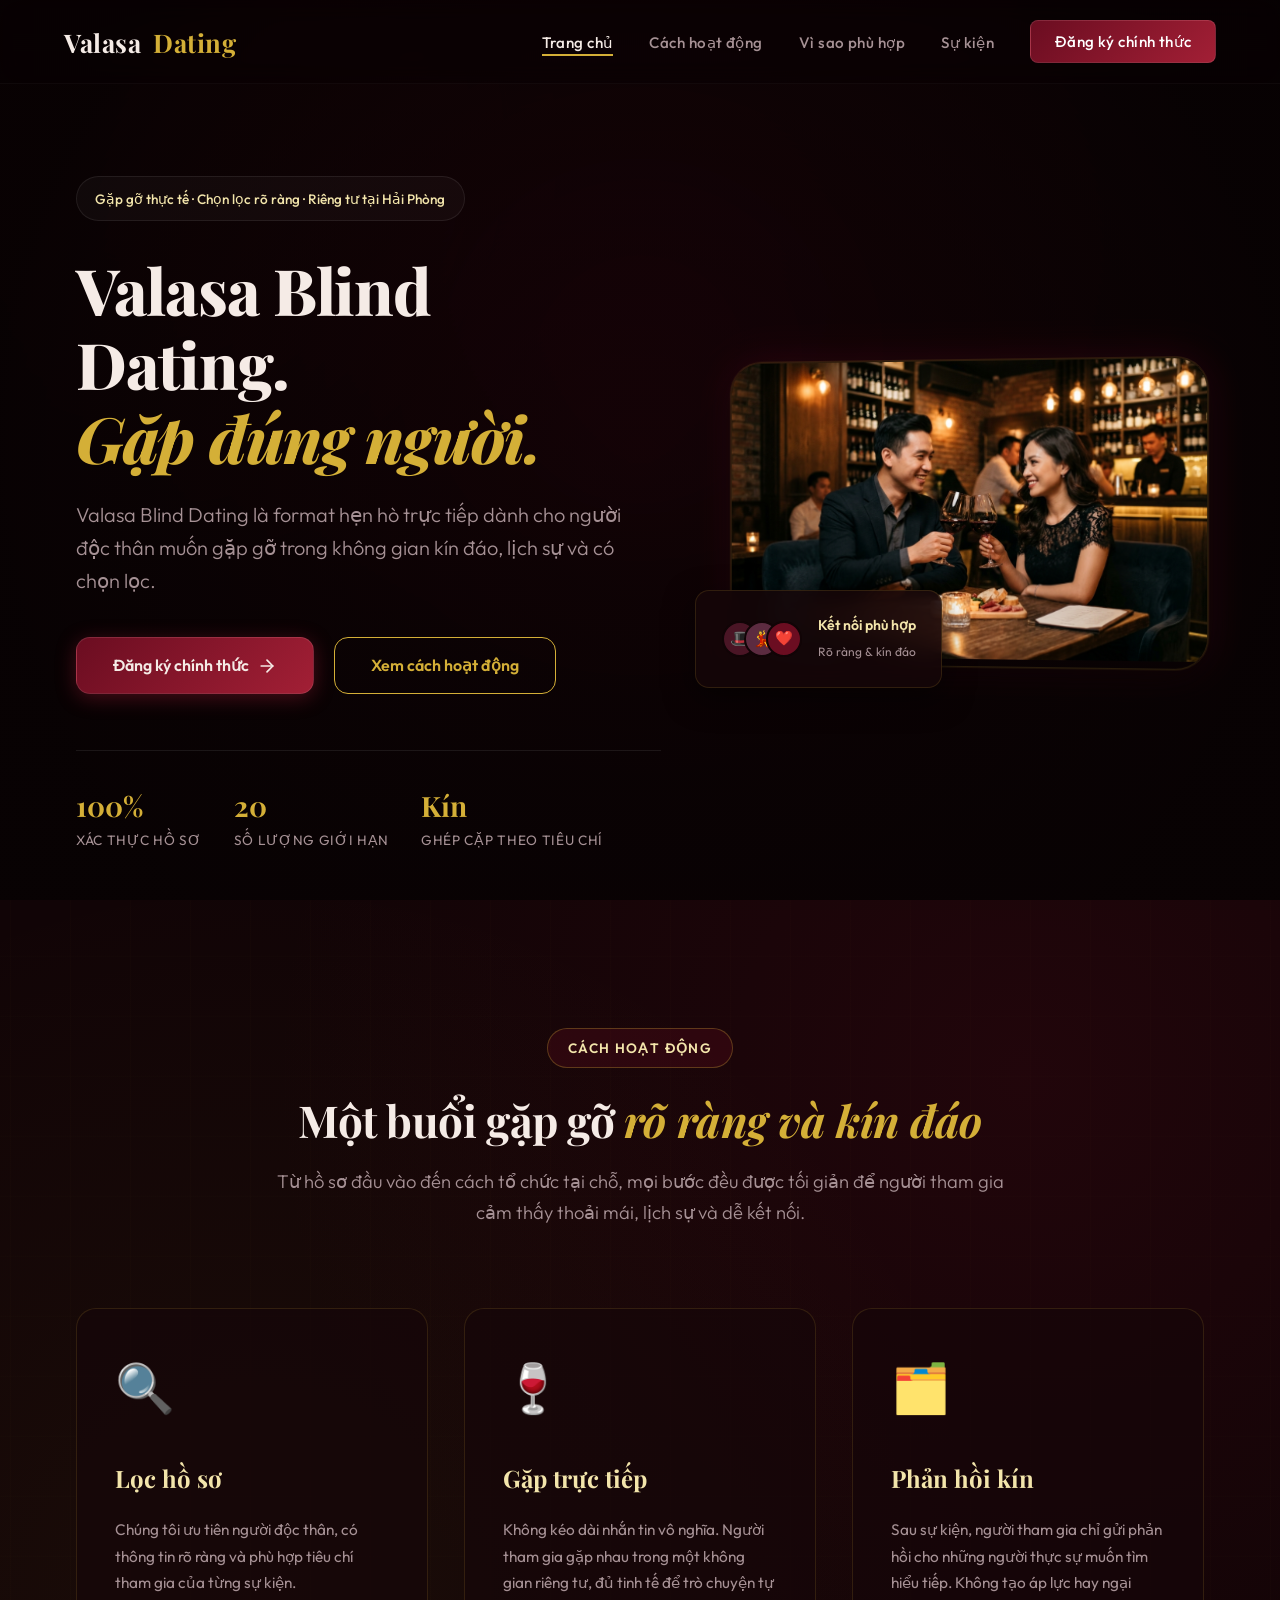
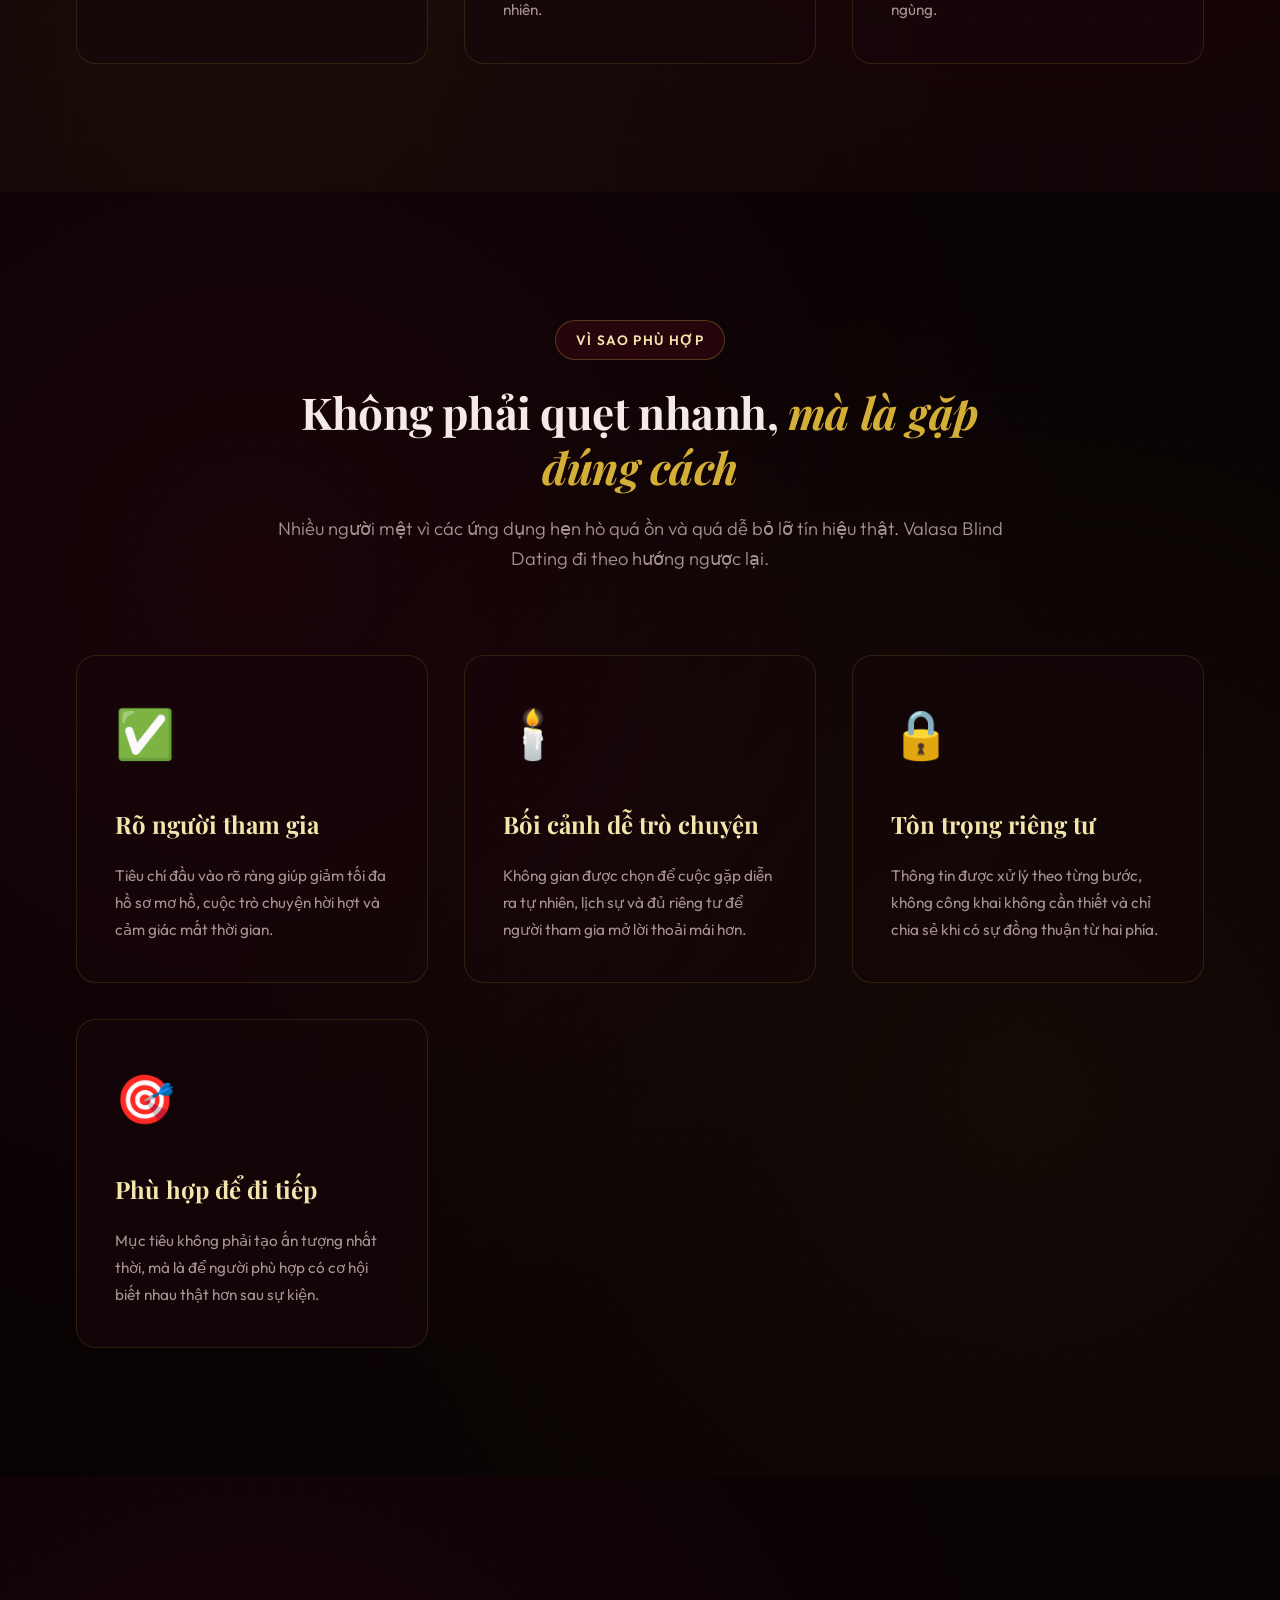
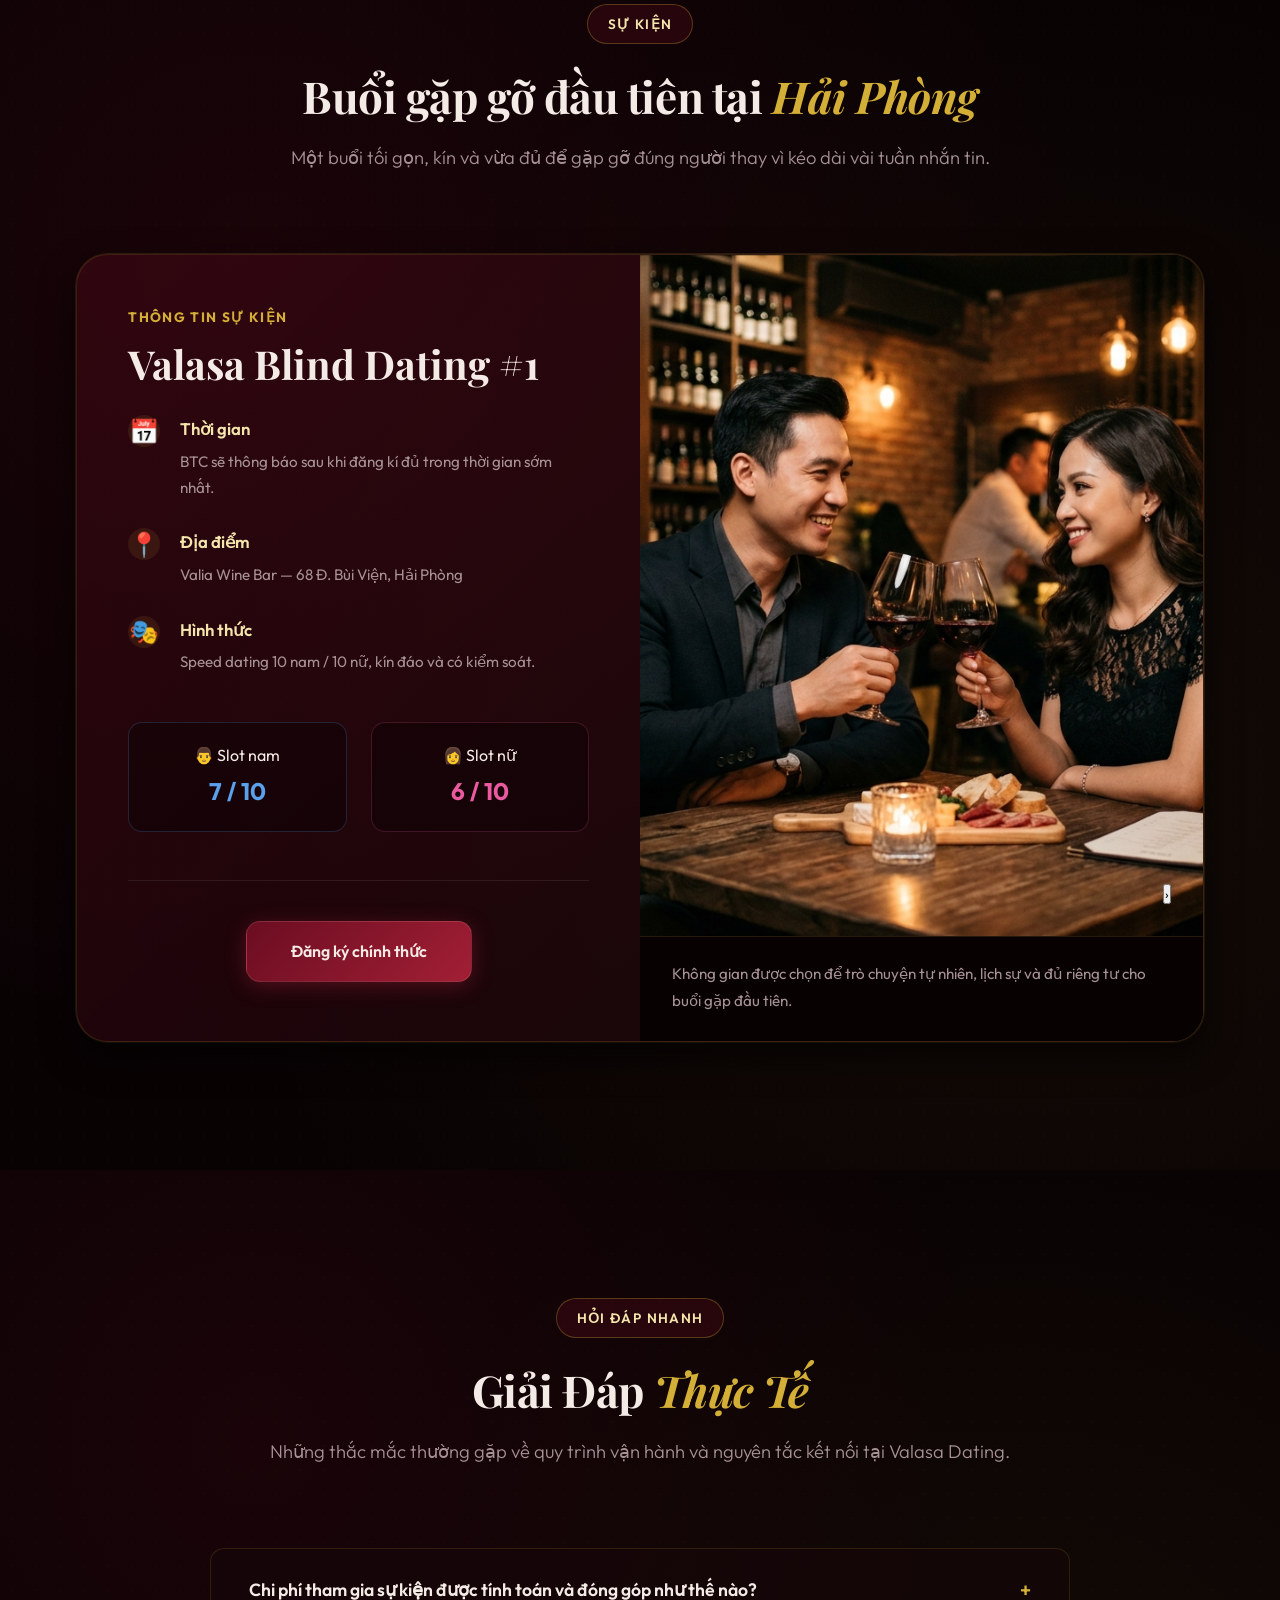
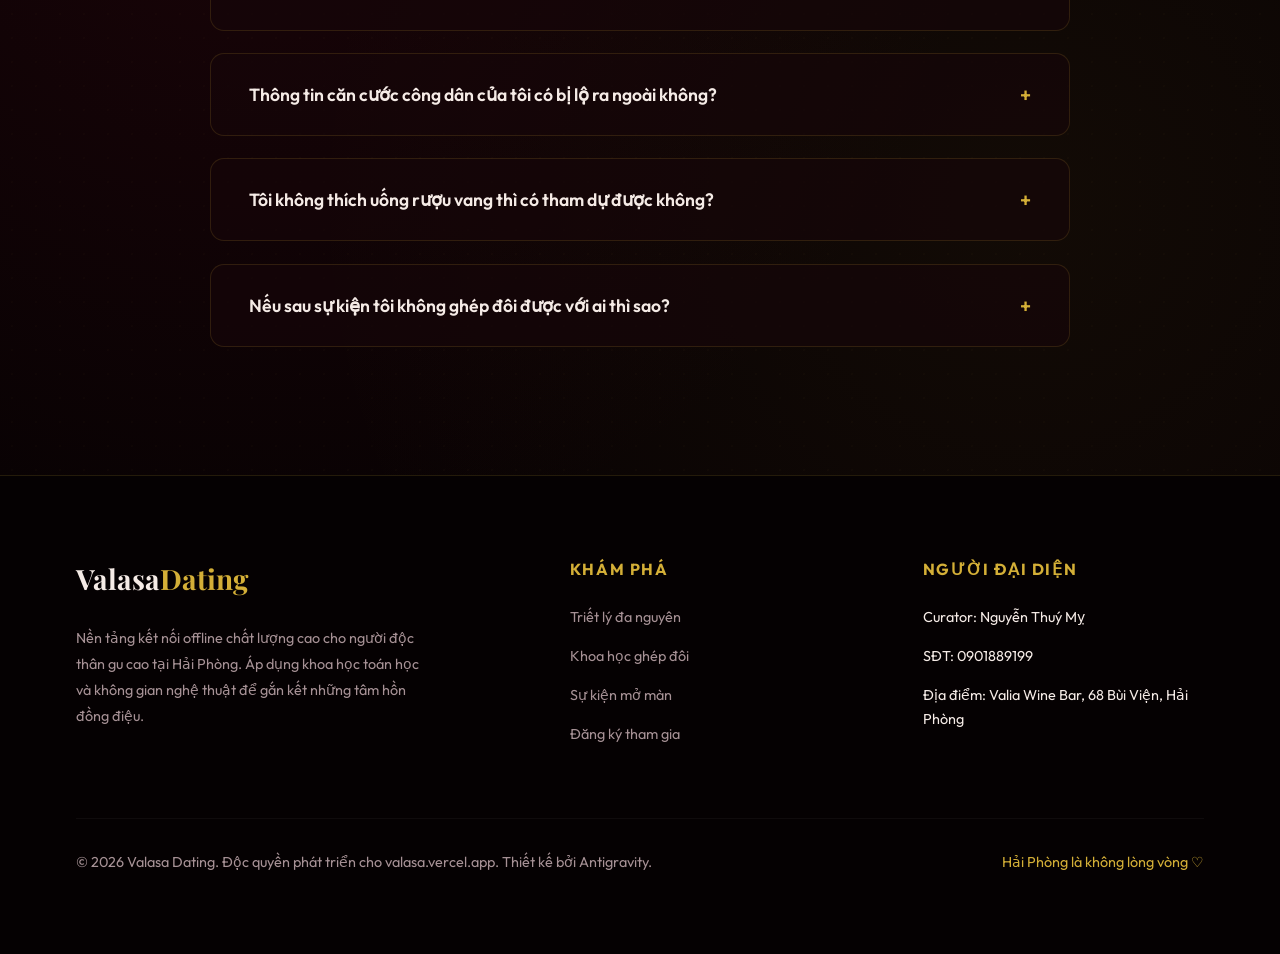
<file: index.html>
<!DOCTYPE html>
<html lang="vi">
<head>
    <meta charset="UTF-8">
    <meta name="viewport" content="width=device-width, initial-scale=1.0">
    <title>Valasa Blind Dating — Sự kiện hẹn hò chọn lọc tại Hải Phòng</title>
    <meta name="description" content="Valasa Blind Dating là sự kiện hẹn hò chọn lọc dành cho người độc thân tại Hải Phòng, tổ chức theo hình thức gặp trực tiếp, kín đáo và rõ ràng.">
    <meta property="og:title" content="Valasa Blind Dating — Sự kiện hẹn hò chọn lọc tại Hải Phòng">
    <meta property="og:description" content="Sự kiện hẹn hò chọn lọc dành cho người độc thân, gặp trực tiếp trong không gian riêng tư, kín đáo và tinh tế.">
    <meta property="og:image" content="/static/images/hero_wine_date.jpg">
    <meta property="og:type" content="website">
    <meta property="og:url" content="https://valasa.vercel.app">
    <link rel="stylesheet" href="/static/css/style.css">
    <link rel="icon" href="data:image/svg+xml,<svg xmlns=%22http://www.w3.org/2000/svg%22 viewBox=%220 0 100 100%22><text y=%22.9em%22 font-size=%2290%22>🍷</text></svg>">
</head>
<body>

    <!-- Header / Navbar -->
    <nav class="navbar" id="navbar">
        <div class="navbar-inner">
            <a href="#home" class="logo">
                Valasa<span>Dating</span>
            </a>
            <button class="hamburger" id="hamburger" aria-label="Mở menu">
                <span></span><span></span><span></span>
            </button>
            <ul class="nav-links" id="navLinks">
                <li><a href="#home" class="active">Trang chủ</a></li>
                <li><a href="#pluralism">Cách hoạt động</a></li>
                <li><a href="#science">Vì sao phù hợp</a></li>
                <li><a href="#events">Sự kiện</a></li>
                <li><a href="https://forms.gle/2dgsoziexqA7ENkN7" target="_blank" rel="noopener noreferrer" class="btn btn-primary btn-sm nav-cta">Đăng ký chính thức</a></li>
            </ul>
        </div>
    </nav>

    <!-- Page Content -->
    <div class="page-content" id="home">

        <!-- Hero Section -->
        <section class="hero-wow">
            <div class="hero-wow-bg">
                <div class="video-background-container">
                    <iframe src="https://www.youtube.com/embed/UpcHLAnQ2mo?autoplay=1&mute=1&loop=1&playlist=UpcHLAnQ2mo&controls=0&showinfo=0&rel=0&iv_load_policy=3&playsinline=1&enablejsapi=1"
                            frameborder="0"
                            allow="autoplay; encrypted-media"
                            allowfullscreen></iframe>
                </div>
                <div class="video-background-overlay"></div>
                <div class="orb orb-1" style="opacity: 0.15;"></div>
                <div class="orb orb-2" style="opacity: 0.15;"></div>
                <div class="orb orb-3" style="opacity: 0.1;"></div>
            </div>
            <div class="container hero-wow-container">
                <div class="hero-wow-content animate-on-scroll visible">
                    <div class="hero-wow-badge-top">Gặp gỡ thực tế · Chọn lọc rõ ràng · Riêng tư tại Hải Phòng</div>
                    <h1 class="hero-wow-title">
                        <span>Valasa Blind</span>
                        <span>Dating.</span>
                        <span class="highlight">Gặp đúng người.</span>
                    </h1>
                    <p class="hero-wow-desc">
                        Valasa Blind Dating là format hẹn hò trực tiếp dành cho người độc thân muốn gặp gỡ trong không gian kín đáo, lịch sự và có chọn lọc.
                    </p>
                    <div class="hero-wow-actions">
                        <a href="https://forms.gle/2dgsoziexqA7ENkN7" target="_blank" rel="noopener noreferrer" class="btn btn-primary">
                            <span>Đăng ký chính thức</span>
                            <svg width="20" height="20" viewBox="0 0 24 24" fill="none" stroke="currentColor" stroke-width="2" stroke-linecap="round" stroke-linejoin="round"><line x1="5" y1="12" x2="19" y2="12"></line><polyline points="12 5 19 12 12 19"></polyline></svg>
                        </a>
                        <a href="#pluralism" class="btn btn-secondary">Xem cách hoạt động</a>
                    </div>

                    <div class="hero-wow-metrics">
                        <div class="metric-item">
                            <span class="metric-num">100%</span>
                            <span class="metric-label">Xác thực hồ sơ</span>
                        </div>
                        <div class="metric-item">
                            <span class="metric-num">20</span>
                            <span class="metric-label">Số lượng giới hạn</span>
                        </div>
                        <div class="metric-item">
                            <span class="metric-num">Kín</span>
                            <span class="metric-label">Ghép cặp theo tiêu chí</span>
                        </div>
                    </div>
                </div>

                <div class="hero-wow-visual animate-on-scroll visible">
                    <div class="visual-card-main">
                        <img src="/static/images/hero_wine_date.jpg" alt="Valasa Blind Dating tại Hải Phòng">
                    </div>
                    <div class="visual-card-floating">
                        <div class="floating-avatar-group">
                            <span class="f-avatar av-1" style="background:#4A1525; display:flex; align-items:center; justify-content:center; border-radius:50%;">🎩</span>
                            <span class="f-avatar av-2" style="background:#5C2B40; display:flex; align-items:center; justify-content:center; border-radius:50%;">💃</span>
                            <div class="f-avatar av-match">❤️</div>
                        </div>
                        <div>
                            <span style="font-size: 0.88rem; font-weight: 600; color: var(--gold-light); display:block;">Kết nối phù hợp</span>
                            <span style="font-size: 0.75rem; color: var(--text-muted);">Rõ ràng &amp; kín đáo</span>
                        </div>
                    </div>
                </div>
            </div>
        </section>

                <section class="section section-alt" id="pluralism">
            <div class="container">
                <div class="section-header animate-on-scroll">
                    <span class="section-badge">Cách hoạt động</span>
                    <h2 class="section-title">Một buổi gặp gỡ <span class="highlight">rõ ràng và kín đáo</span></h2>
                    <p class="section-subtitle">Từ hồ sơ đầu vào đến cách tổ chức tại chỗ, mọi bước đều được tối giản để người tham gia cảm thấy thoải mái, lịch sự và dễ kết nối.</p>
                </div>

                <div class="plural-grid">
                    <div class="plural-card animate-on-scroll">
                        <div class="plural-icon">🔍</div>
                        <h3>Lọc hồ sơ</h3>
                        <p>Chúng tôi ưu tiên người độc thân, có thông tin rõ ràng và phù hợp tiêu chí tham gia của từng sự kiện.</p>
                    </div>

                    <div class="plural-card animate-on-scroll" style="transition-delay: 0.1s;">
                        <div class="plural-icon">🍷</div>
                        <h3>Gặp trực tiếp</h3>
                        <p>Không kéo dài nhắn tin vô nghĩa. Người tham gia gặp nhau trong một không gian riêng tư, đủ tinh tế để trò chuyện tự nhiên.</p>
                    </div>

                    <div class="plural-card animate-on-scroll" style="transition-delay: 0.2s;">
                        <div class="plural-icon">🗂️</div>
                        <h3>Phản hồi kín</h3>
                        <p>Sau sự kiện, người tham gia chỉ gửi phản hồi cho những người thực sự muốn tìm hiểu tiếp. Không tạo áp lực hay ngại ngùng.</p>
                    </div>
                </div>
            </div>
        </section>

                <section class="section" id="science">
            <div class="container">
                <div class="section-header animate-on-scroll">
                    <span class="section-badge">Vì sao phù hợp</span>
                    <h2 class="section-title">Không phải quẹt nhanh, <span class="highlight">mà là gặp đúng cách</span></h2>
                    <p class="section-subtitle">Nhiều người mệt vì các ứng dụng hẹn hò quá ồn và quá dễ bỏ lỡ tín hiệu thật. Valasa Blind Dating đi theo hướng ngược lại.</p>
                </div>

                <div class="plural-grid">
                    <div class="plural-card animate-on-scroll">
                        <div class="plural-icon">✅</div>
                        <h3>Rõ người tham gia</h3>
                        <p>Tiêu chí đầu vào rõ ràng giúp giảm tối đa hồ sơ mơ hồ, cuộc trò chuyện hời hợt và cảm giác mất thời gian.</p>
                    </div>

                    <div class="plural-card animate-on-scroll" style="transition-delay: 0.1s;">
                        <div class="plural-icon">🕯️</div>
                        <h3>Bối cảnh dễ trò chuyện</h3>
                        <p>Không gian được chọn để cuộc gặp diễn ra tự nhiên, lịch sự và đủ riêng tư để người tham gia mở lời thoải mái hơn.</p>
                    </div>

                    <div class="plural-card animate-on-scroll" style="transition-delay: 0.2s;">
                        <div class="plural-icon">🔒</div>
                        <h3>Tôn trọng riêng tư</h3>
                        <p>Thông tin được xử lý theo từng bước, không công khai không cần thiết và chỉ chia sẻ khi có sự đồng thuận từ hai phía.</p>
                    </div>

                    <div class="plural-card animate-on-scroll" style="transition-delay: 0.3s;">
                        <div class="plural-icon">🎯</div>
                        <h3>Phù hợp để đi tiếp</h3>
                        <p>Mục tiêu không phải tạo ấn tượng nhất thời, mà là để người phù hợp có cơ hội biết nhau thật hơn sau sự kiện.</p>
                    </div>
                </div>
            </div>
        </section>

                <section class="section" id="events">
            <div class="container">
                <div class="section-header animate-on-scroll">
                    <span class="section-badge">Sự kiện</span>
                    <h2 class="section-title">Buổi gặp gỡ đầu tiên tại <span class="highlight">Hải Phòng</span></h2>
                    <p class="section-subtitle">Một buổi tối gọn, kín và vừa đủ để gặp gỡ đúng người thay vì kéo dài vài tuần nhắn tin.</p>
                </div>

                <div class="event-showcase animate-on-scroll">
                    <div class="event-info-panel">
                        <span style="color: var(--gold); font-weight: 700; text-transform: uppercase; font-size: 0.85rem; letter-spacing: 0.1em; display:block; margin-bottom:0.75rem;">THÔNG TIN SỰ KIỆN</span>
                        <h3 class="event-title">Valasa Blind Dating #1</h3>

                        <div class="event-meta">
                            <div class="meta-row">
                                <div class="meta-icon">📅</div>
                                <div class="meta-desc">
                                    <h4>Thời gian</h4>
                                    <p>BTC sẽ thông báo sau khi đăng kí đủ trong thời gian sớm nhất.</p>
                                </div>
                            </div>
                            <div class="meta-row">
                                <div class="meta-icon">📍</div>
                                <div class="meta-desc">
                                    <h4>Địa điểm</h4>
                                    <p>Valia Wine Bar — 68 Đ. Bùi Viện, Hải Phòng</p>
                                </div>
                            </div>
                            <div class="meta-row">
                                <div class="meta-icon">🎭</div>
                                <div class="meta-desc">
                                    <h4>Hình thức</h4>
                                    <p>Speed dating 10 nam / 10 nữ, kín đáo và có kiểm soát.</p>
                                </div>
                            </div>
                        </div>

                        <div class="slots-bar">
                            <div class="slot-badge-pv male-badge">
                                <span>👨 Slot nam</span>
                                <span class="slot-count">7 / 10</span>
                            </div>
                            <div class="slot-badge-pv female-badge">
                                <span>👩 Slot nữ</span>
                                <span class="slot-count">6 / 10</span>
                            </div>
                        </div>

                        <div class="event-cta-row">
                            <a href="https://forms.gle/2dgsoziexqA7ENkN7" target="_blank" rel="noopener noreferrer" class="btn btn-primary">Đăng ký chính thức</a>
                        </div>
                    </div>

                    <div class="event-media-panel">
                        <div class="gallery-slider">
                            <div class="gallery-slide active" style="background-image: url('/static/images/hero_wine_date.jpg');"></div>
                            <div class="gallery-slide" style="background-image: url('https://images.unsplash.com/photo-1510812431401-41d2bd2722f3?q=80&w=1200&auto=format&fit=crop');"></div>
                            <div class="gallery-slide" style="background-image: url('https://images.unsplash.com/photo-1519671482749-fd09be7ccebf?q=80&w=1200&auto=format&fit=crop');"></div>
                            <button class="gallery-nav prev" id="prevSlide">‹</button>
                            <button class="gallery-nav next" id="nextSlide">›</button>
                        </div>
                        <div class="gallery-caption">
                            <span>Không gian được chọn để trò chuyện tự nhiên, lịch sự và đủ riêng tư cho buổi gặp đầu tiên.</span>
                        </div>
                    </div>
                </div>
            </div>
        </section>

        <!-- Registration Form Section (CTA) -->
        <section class="section" id="faq">
            <div class="container">
                <div class="section-header animate-on-scroll">
                    <span class="section-badge">Hỏi đáp nhanh</span>
                    <h2 class="section-title">Giải Đáp <span class="highlight">Thực Tế</span></h2>
                    <p class="section-subtitle">Những thắc mắc thường gặp về quy trình vận hành và nguyên tắc kết nối tại Valasa Dating.</p>
                </div>

                <div class="faq-list">
                    <div class="faq-item animate-on-scroll">
                        <button class="faq-trigger">
                            <span>Chi phí tham gia sự kiện được tính toán và đóng góp như thế nào?</span>
                            <span class="faq-icon">+</span>
                        </button>
                        <div class="faq-content">
                            <p>Rất rõ ràng và sòng phẳng. Valasa Dating hoạt động như một cộng đồng kết nối thực chất phi lợi nhuận thương mại. Chi phí tham gia là chi phí chia sẻ thực tế (bao gồm đồ uống bạn tự chọn tại quán và chi phí in ấn ấn phẩm câu hỏi phá băng, hồ sơ ẩn danh). BTC sẽ thông báo chi tiết số tiền khi chốt đủ danh sách 10 Nam &amp; 10 Nữ tương thích nhất và chốt địa điểm. Bạn chỉ cần đóng góp khi chắc chắn tham gia.</p>
                        </div>
                    </div>

                    <div class="faq-item animate-on-scroll">
                        <button class="faq-trigger">
                            <span>Thông tin căn cước công dân của tôi có bị lộ ra ngoài không?</span>
                            <span class="faq-icon">+</span>
                        </button>
                        <div class="faq-content">
                            <p>Tuyệt đối không. Việc yêu cầu KYC chỉ nhằm mục đích đảm bảo 100% người tham dự đều là "người thật việc thật", không có tài khoản ảo hay đối tượng lừa đảo. Thông tin CCCD của bạn chỉ được xem xét đối chiếu một lần duy nhất bởi Curator Nguyễn Thuý Mỵ, không lưu trữ trên máy chủ công cộng và không bao giờ chia sẻ cho bất kỳ bên thứ ba nào.</p>
                        </div>
                    </div>

                    <div class="faq-item animate-on-scroll">
                        <button class="faq-trigger">
                            <span>Tôi không thích uống rượu vang thì có tham dự được không?</span>
                            <span class="faq-icon">+</span>
                        </button>
                        <div class="faq-content">
                            <p>Hoàn toàn được. Rượu vang tại Valia Wine Bar là chất xúc tác tinh tế giúp không khí thêm phần cởi mở, ấm cúng. Tuy nhiên, nếu bạn không dùng cồn, Valia luôn sẵn sàng phục vụ nước trái cây cao cấp, mocktail hoặc trà hoa thượng hạng để chiều lòng gu của bạn.</p>
                        </div>
                    </div>

                    <div class="faq-item animate-on-scroll">
                        <button class="faq-trigger">
                            <span>Nếu sau sự kiện tôi không ghép đôi được với ai thì sao?</span>
                            <span class="faq-icon">+</span>
                        </button>
                        <div class="faq-content">
                            <p>Hẹn hò là một hệ thống xác suất. Dù chưa ghép đôi thành công ngay lần đầu, bạn đã có một buổi tối thư giãn tuyệt vời tại một trong những wine bar sang xịn nhất Hải Phòng, thưởng thức đồ uống ngon, kết nối với những người bạn độc thân ưu tú cùng gu. Đồng thời, hồ sơ của bạn vẫn được giữ trong hệ thống lưu trữ ưu tiên của Valasa Dating để thuật toán tiếp tục tìm kiếm và gợi ý ghép đôi cho các sự kiện tiếp theo.</p>
                        </div>
                    </div>
                </div>
            </div>
        </section>

    </div>

    <!-- Footer -->
    <footer class="footer">
        <div class="container">
            <div class="footer-grid">
                <div>
                    <div class="footer-logo">Valasa<span>Dating</span></div>
                    <p class="footer-desc">
                        Nền tảng kết nối offline chất lượng cao cho người độc thân gu cao tại Hải Phòng. Áp dụng khoa học toán học và không gian nghệ thuật để gắn kết những tâm hồn đồng điệu.
                    </p>
                </div>
                <div>
                    <h4 class="footer-title">Khám Phá</h4>
                    <ul class="footer-links">
                        <li><a href="#pluralism">Triết lý đa nguyên</a></li>
                        <li><a href="#science">Khoa học ghép đôi</a></li>
                        <li><a href="#events">Sự kiện mở màn</a></li>
                        <li><a href="https://forms.gle/2dgsoziexqA7ENkN7" target="_blank" rel="noopener noreferrer">Đăng ký tham gia</a></li>
                    </ul>
                </div>
                <div>
                    <h4 class="footer-title">Người Đại Diện</h4>
                    <ul class="footer-links" style="color: var(--text-light);">
                        <li>Curator: Nguyễn Thuý Mỵ</li>
                        <li>SĐT: 0901889199</li>
                        <li>Địa điểm: Valia Wine Bar, 68 Bùi Viện, Hải Phòng</li>
                    </ul>
                </div>
            </div>
            <div class="footer-bottom">
                <p>&copy; 2026 Valasa Dating. Độc quyền phát triển cho valasa.vercel.app. Thiết kế bởi Antigravity.</p>
                <p style="color: var(--gold);">Hải Phòng là không lòng vòng ♡</p>
            </div>
        </div>
    </footer>

    <!-- Toast container -->
    <div class="toast-container" id="toast-container"></div>

    <script src="/static/js/app.js"></script>
</body>
</html>
</file>
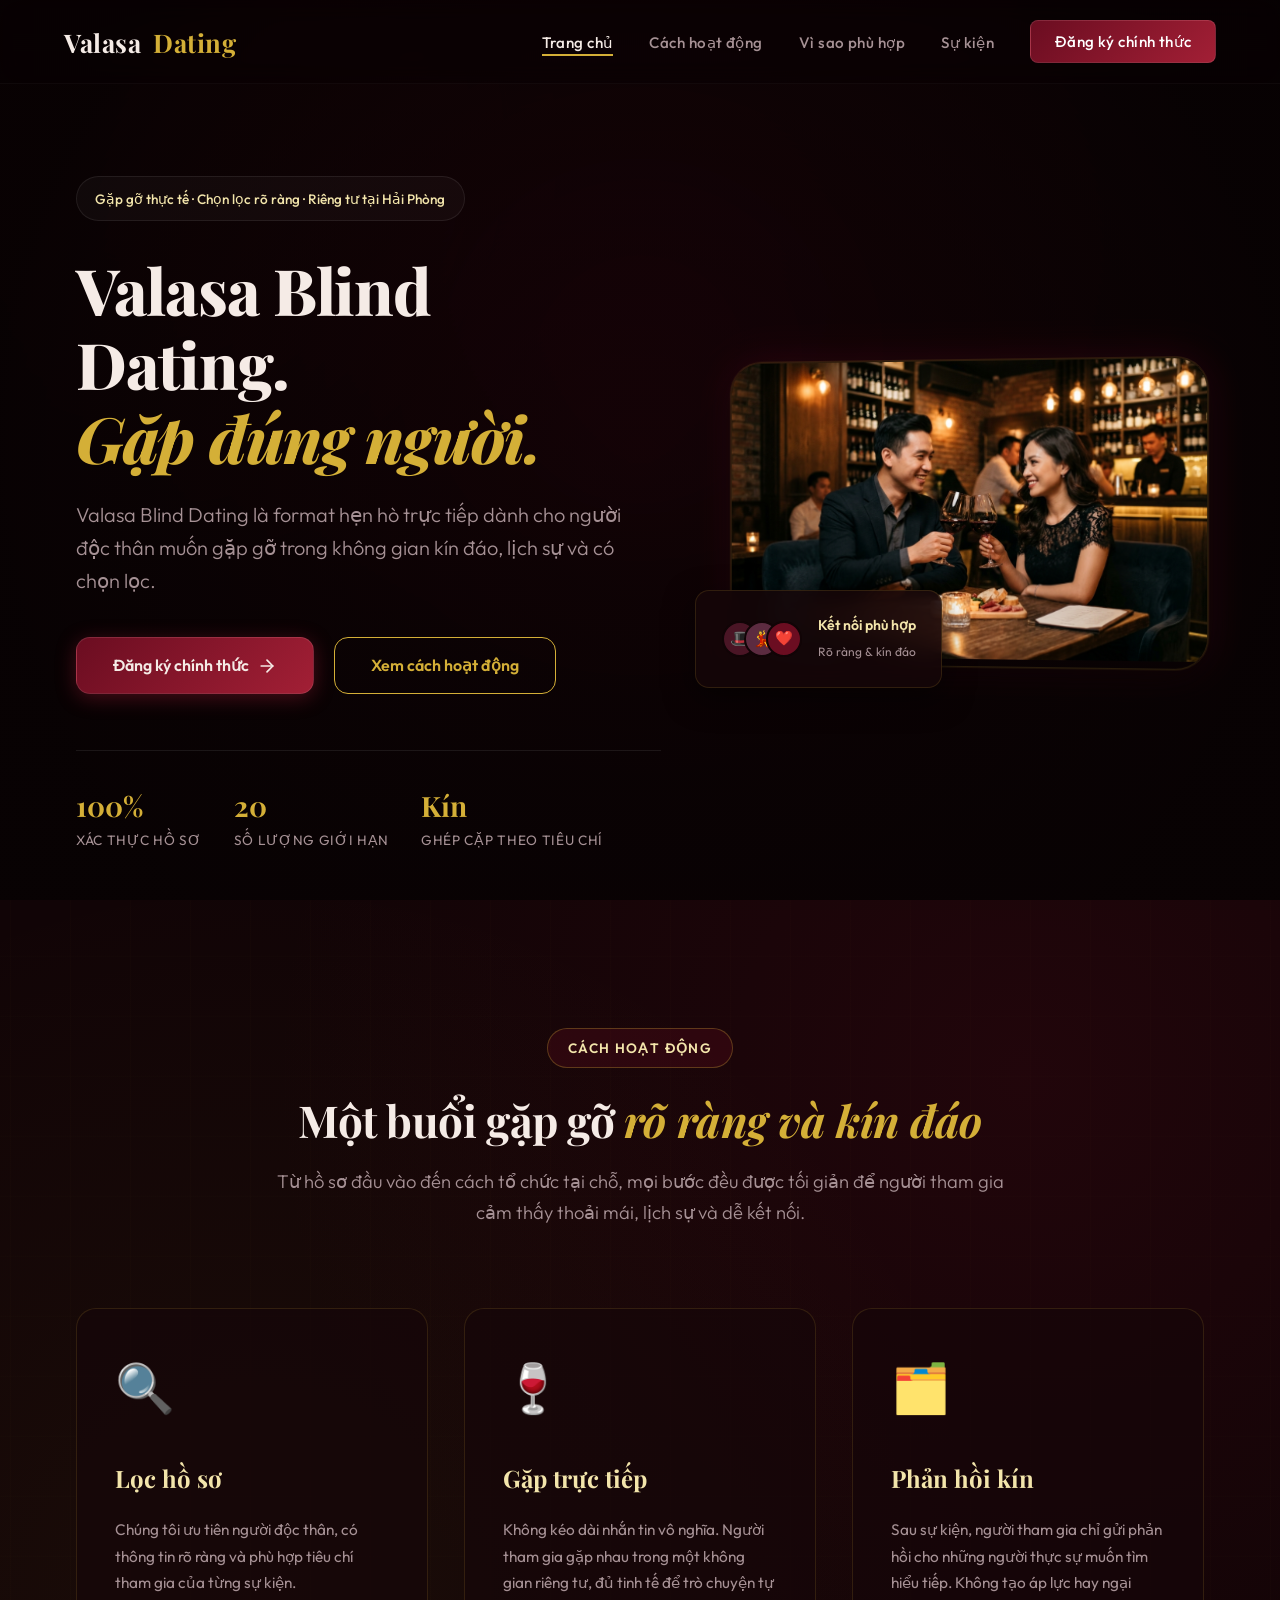
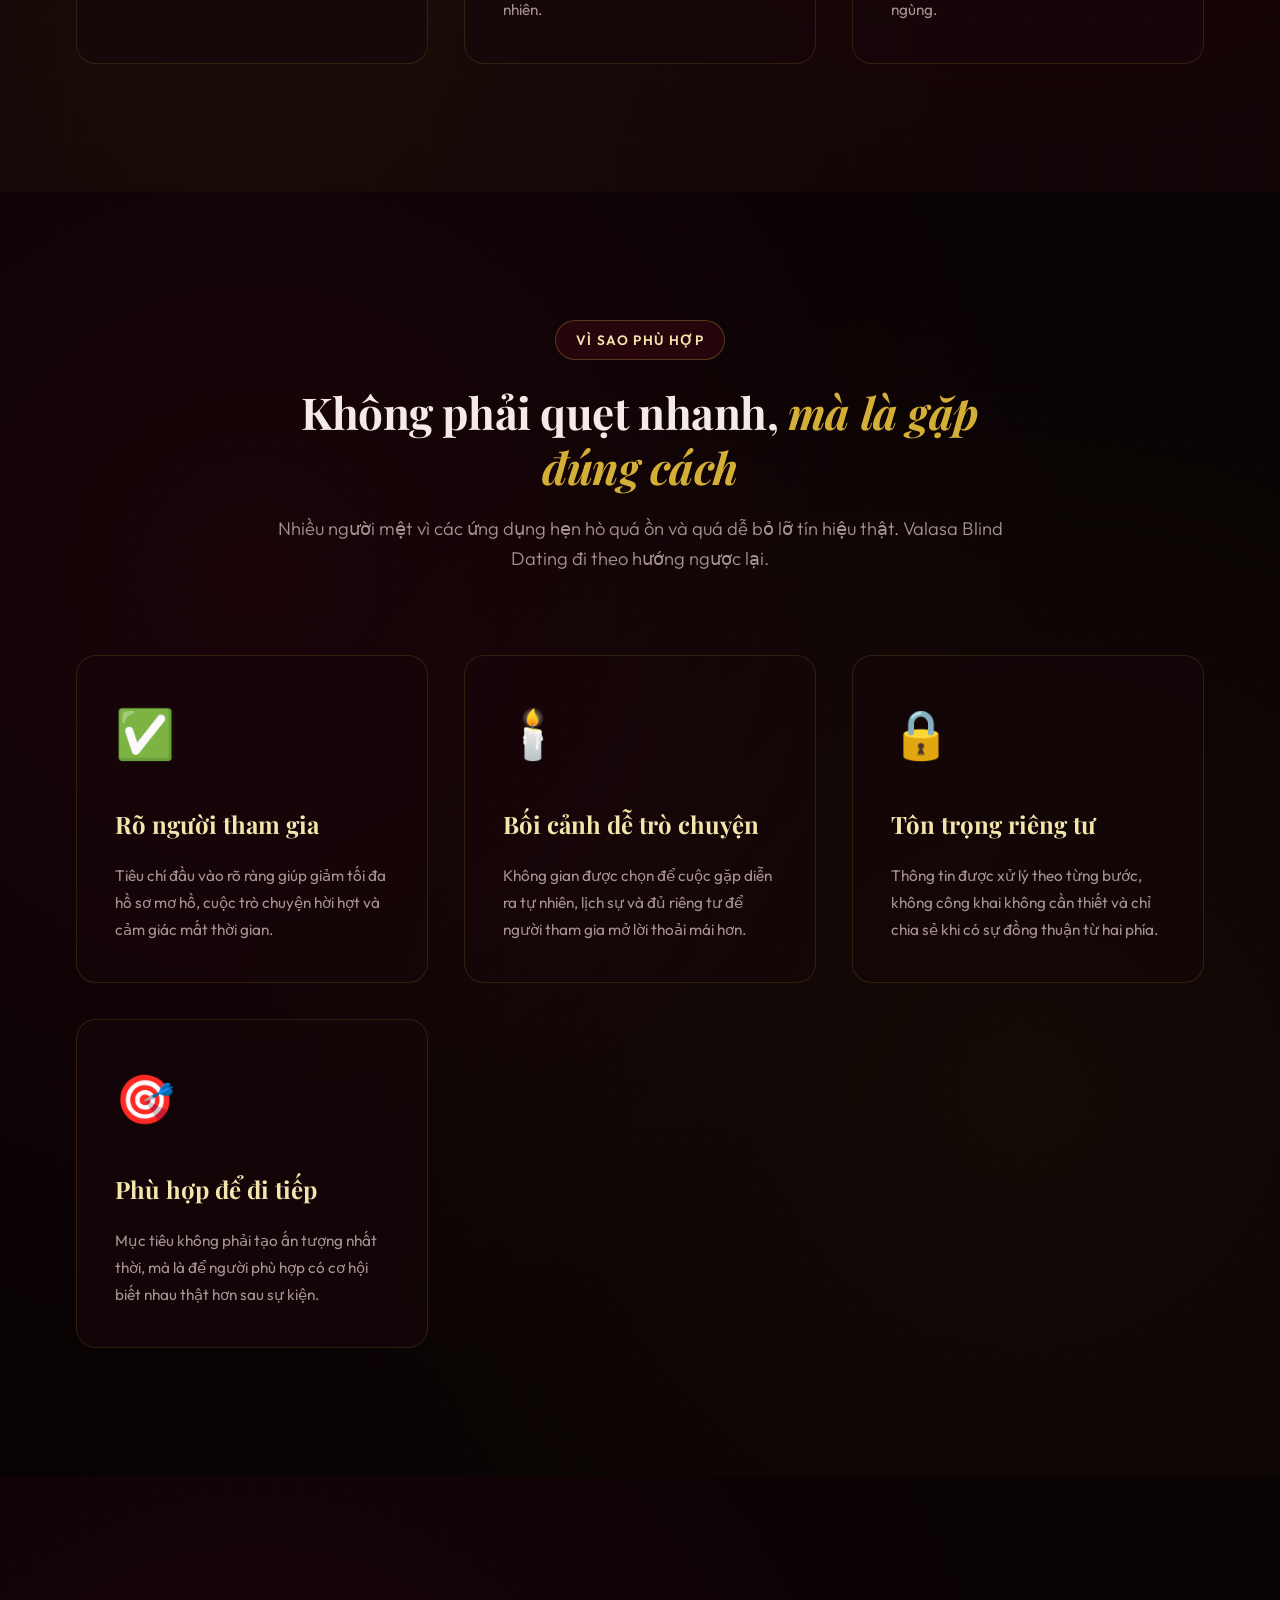
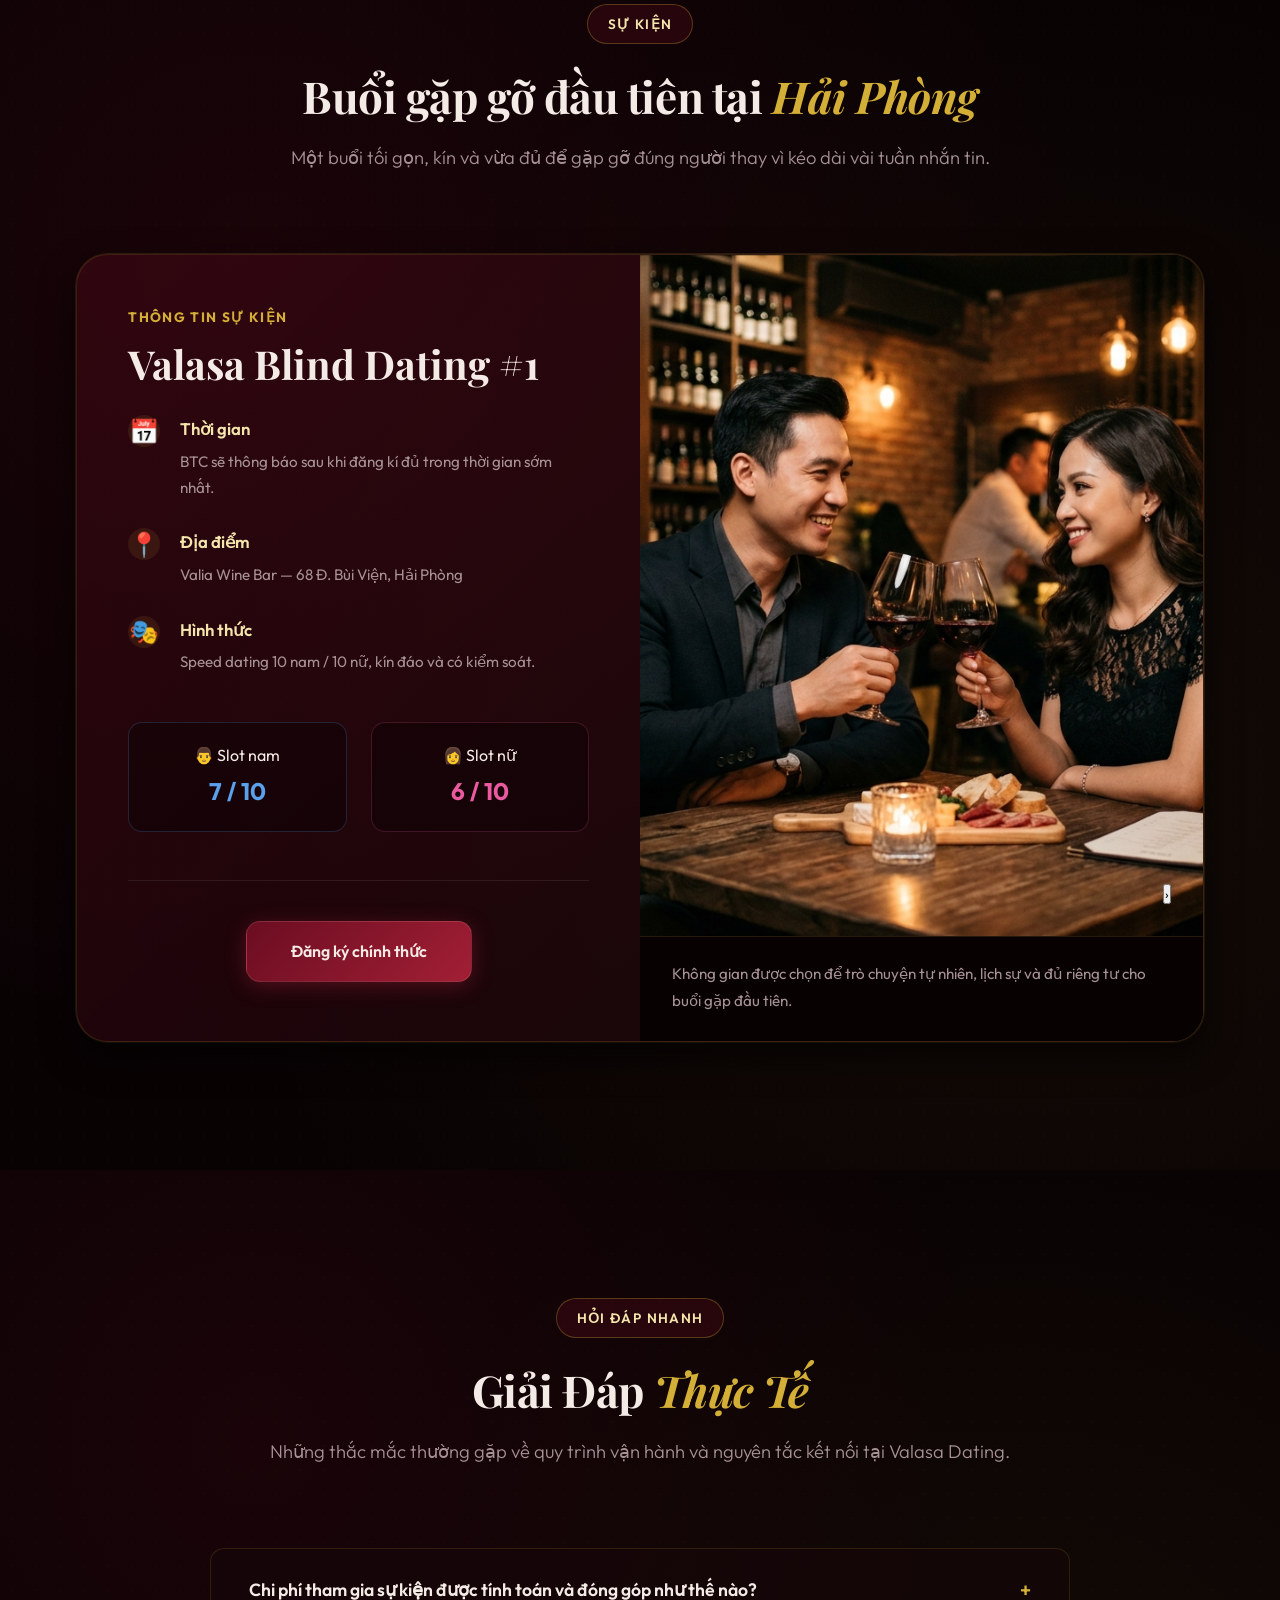
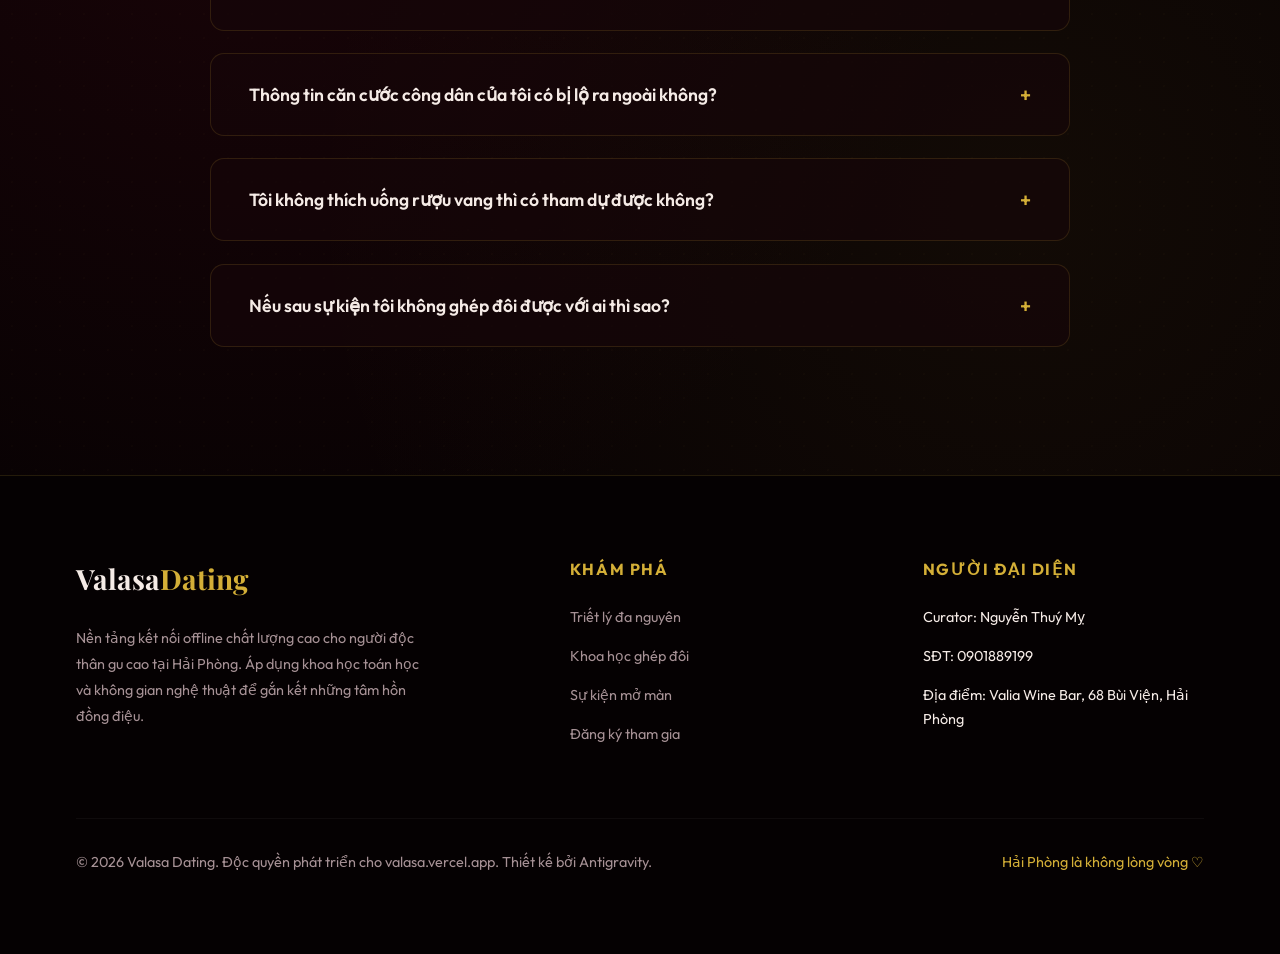
<file: about.html>
﻿<!DOCTYPE html>
<html lang="vi">
<head>
    <meta charset="UTF-8">
    <meta http-equiv="refresh" content="0; url=/#philosophy">
    <title>Valasa Dating — Đang chuyển hướng...</title>
    <script>window.location.replace("/#philosophy");</script>
</head>
<body>
    <p>Đang chuyển hướng đến Valasa Dating. Nếu không tự động chuyển hướng, vui lòng bấm <a href="/#philosophy">vào đây</a>.</p>
</body>
</html>
</file>
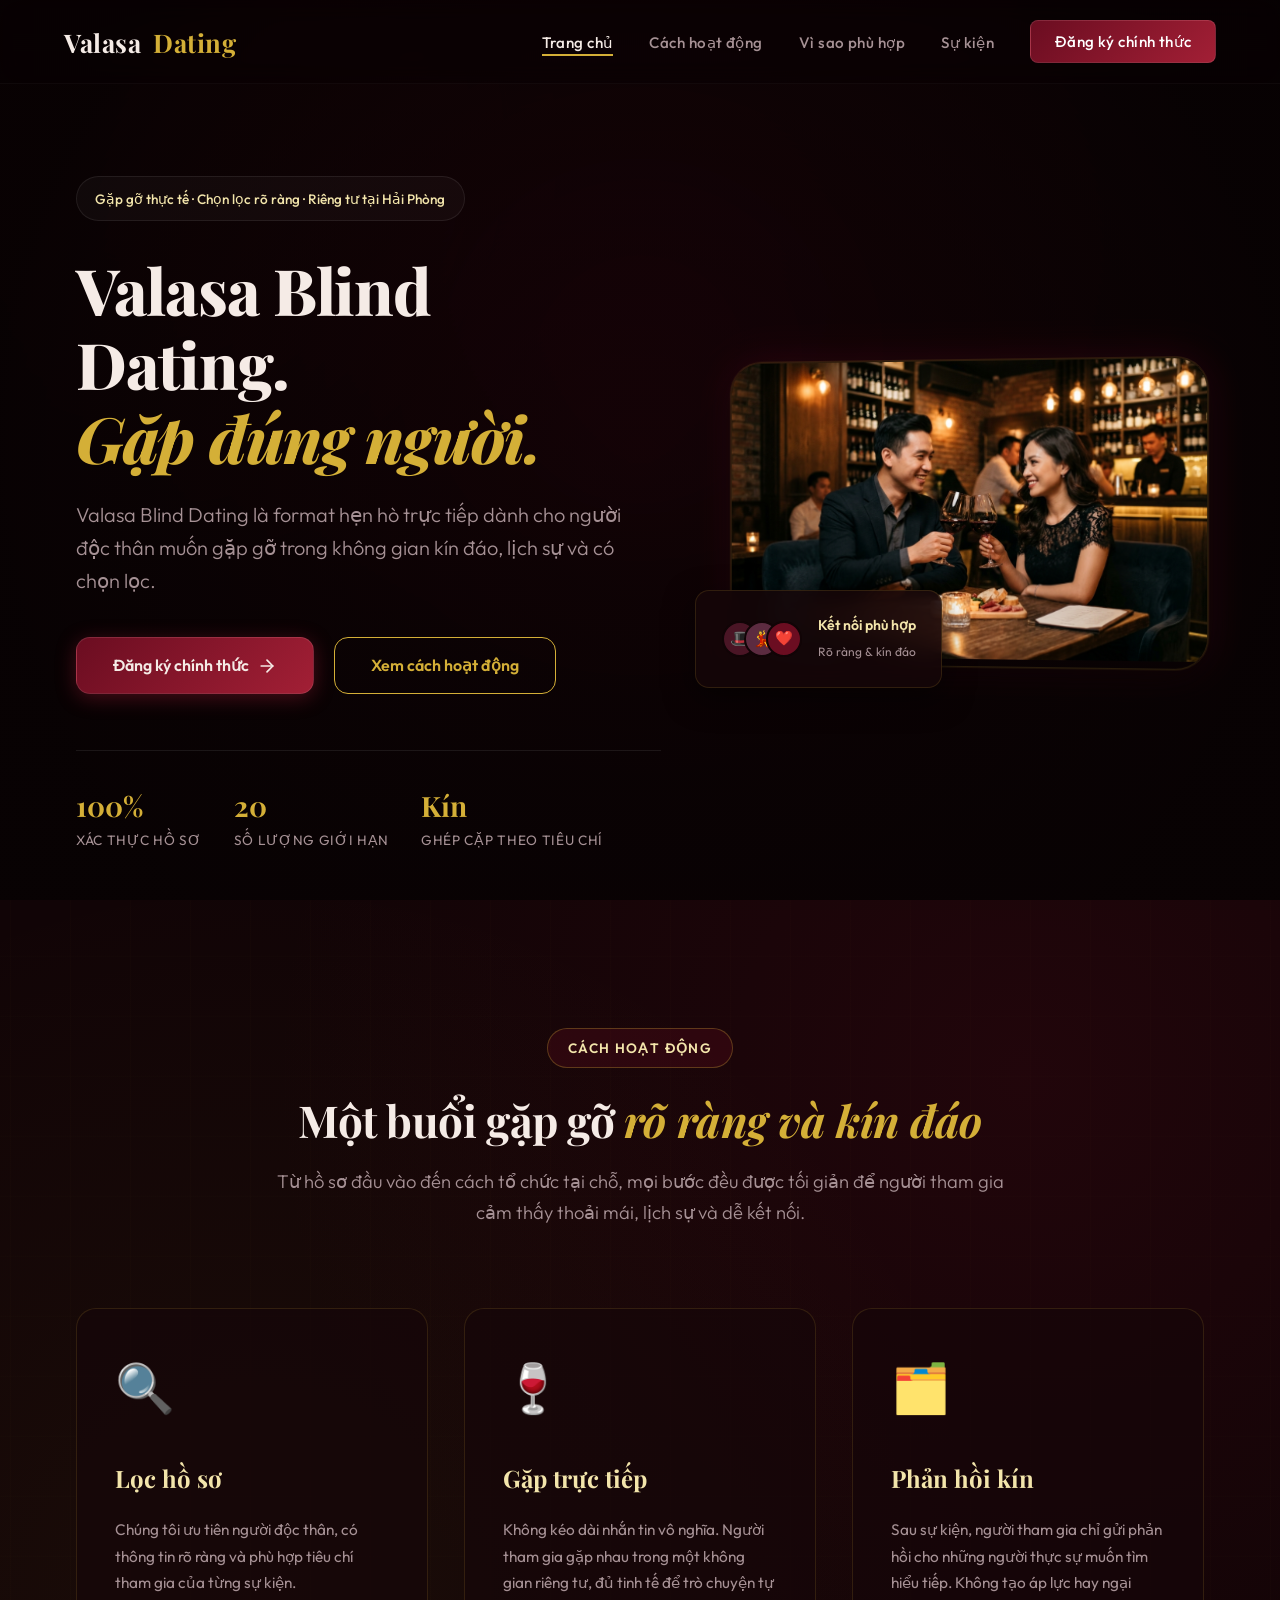
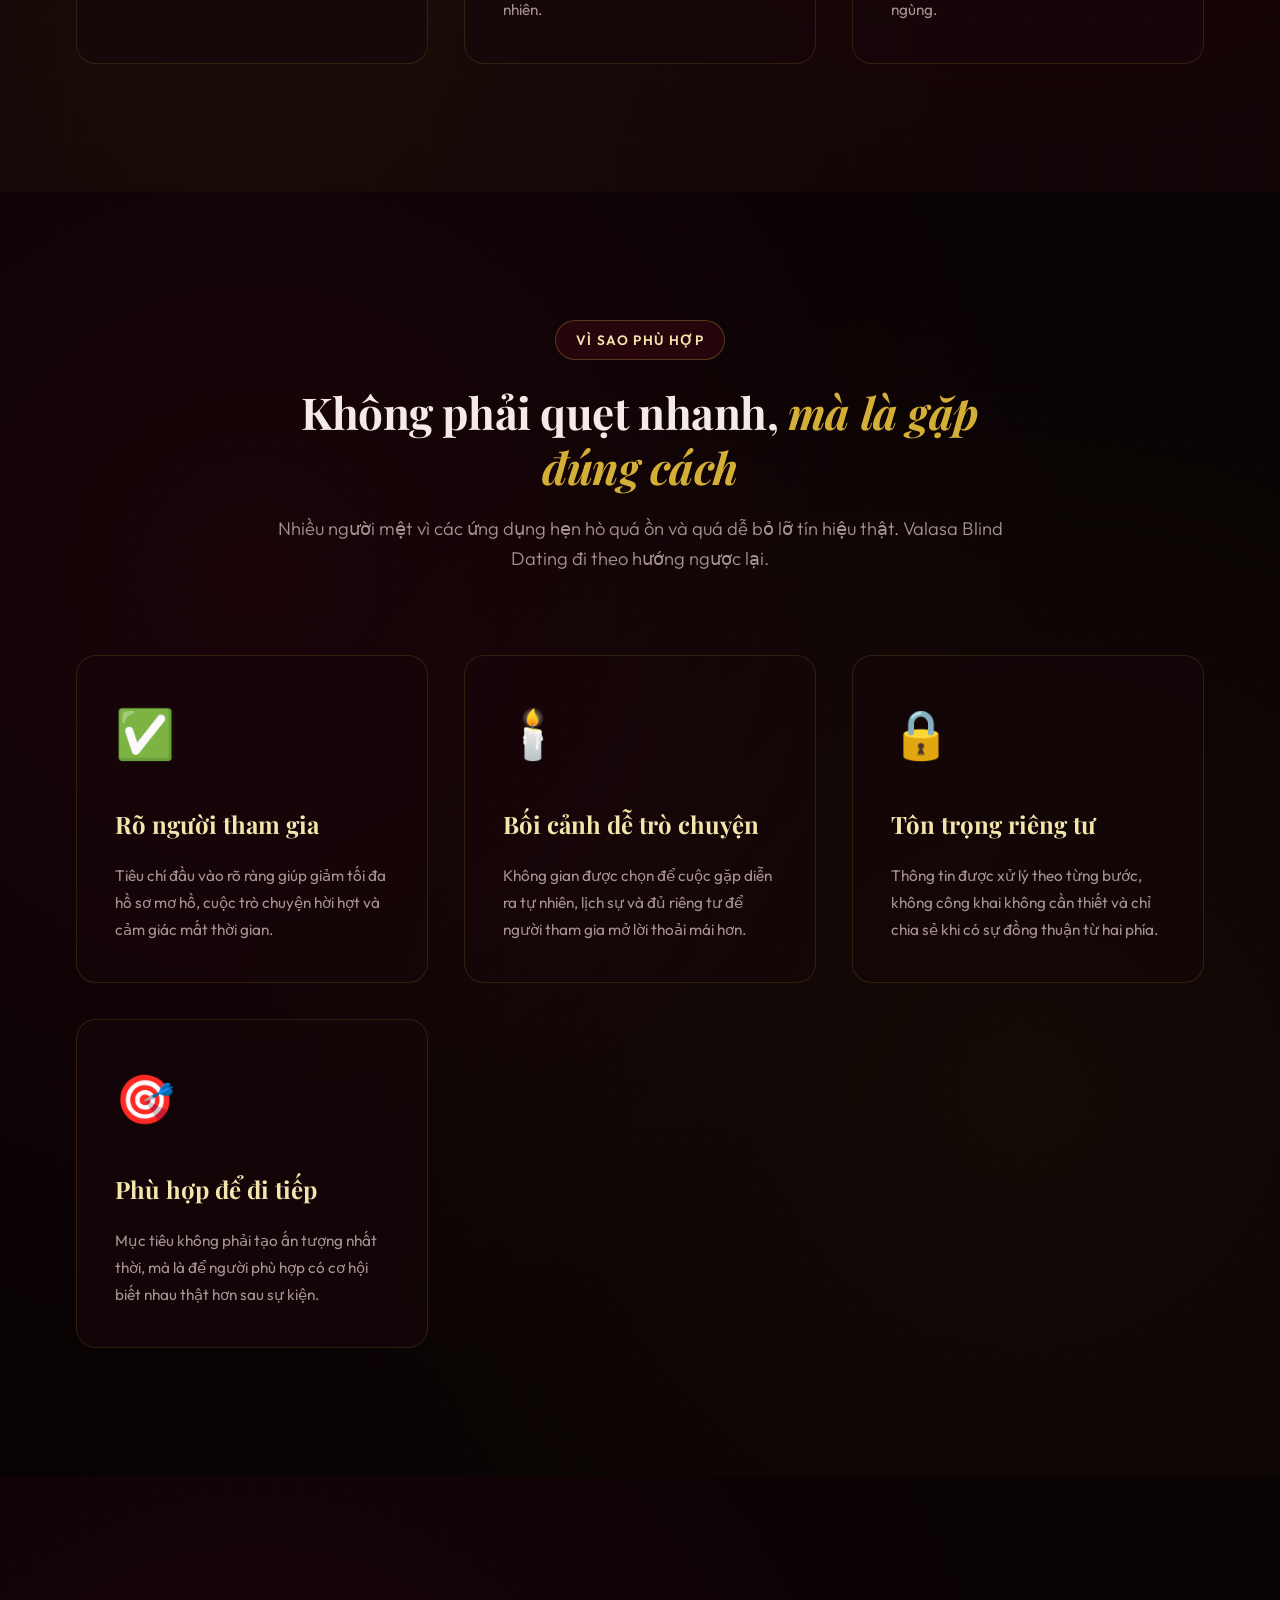
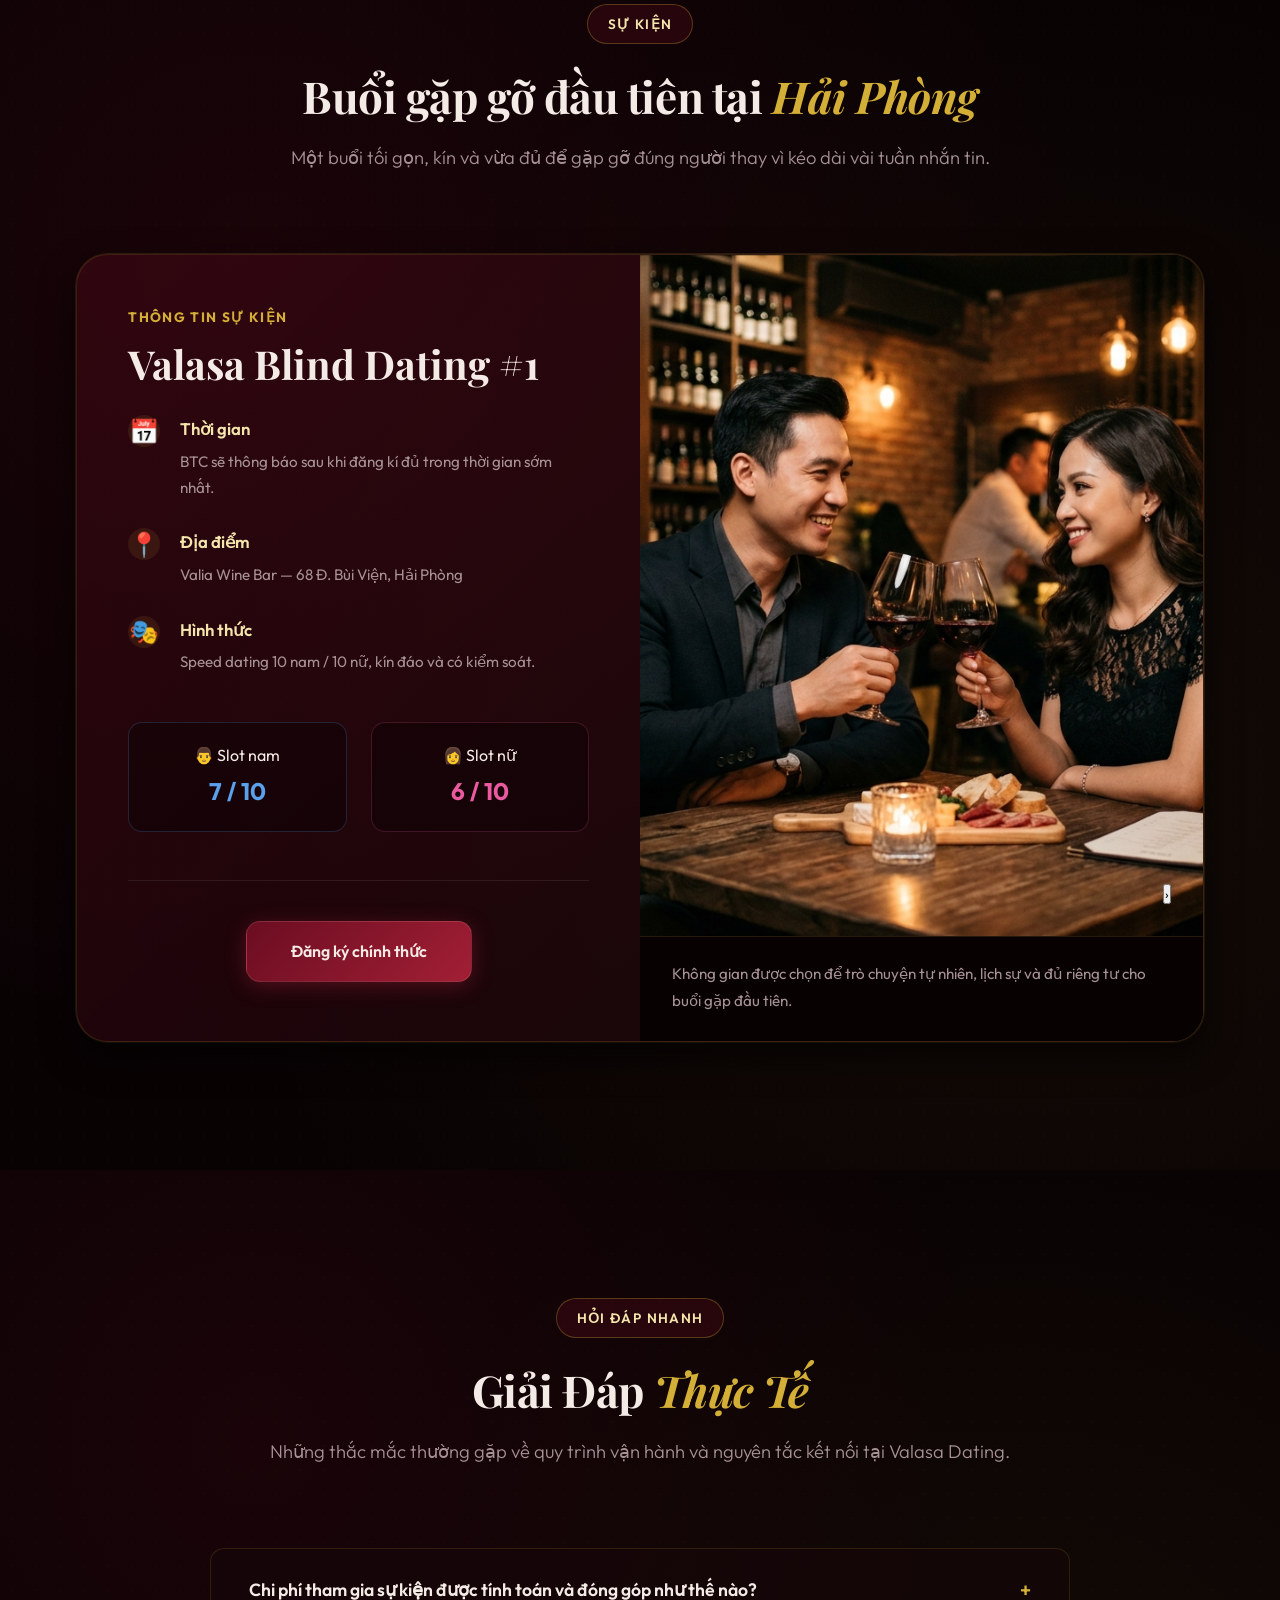
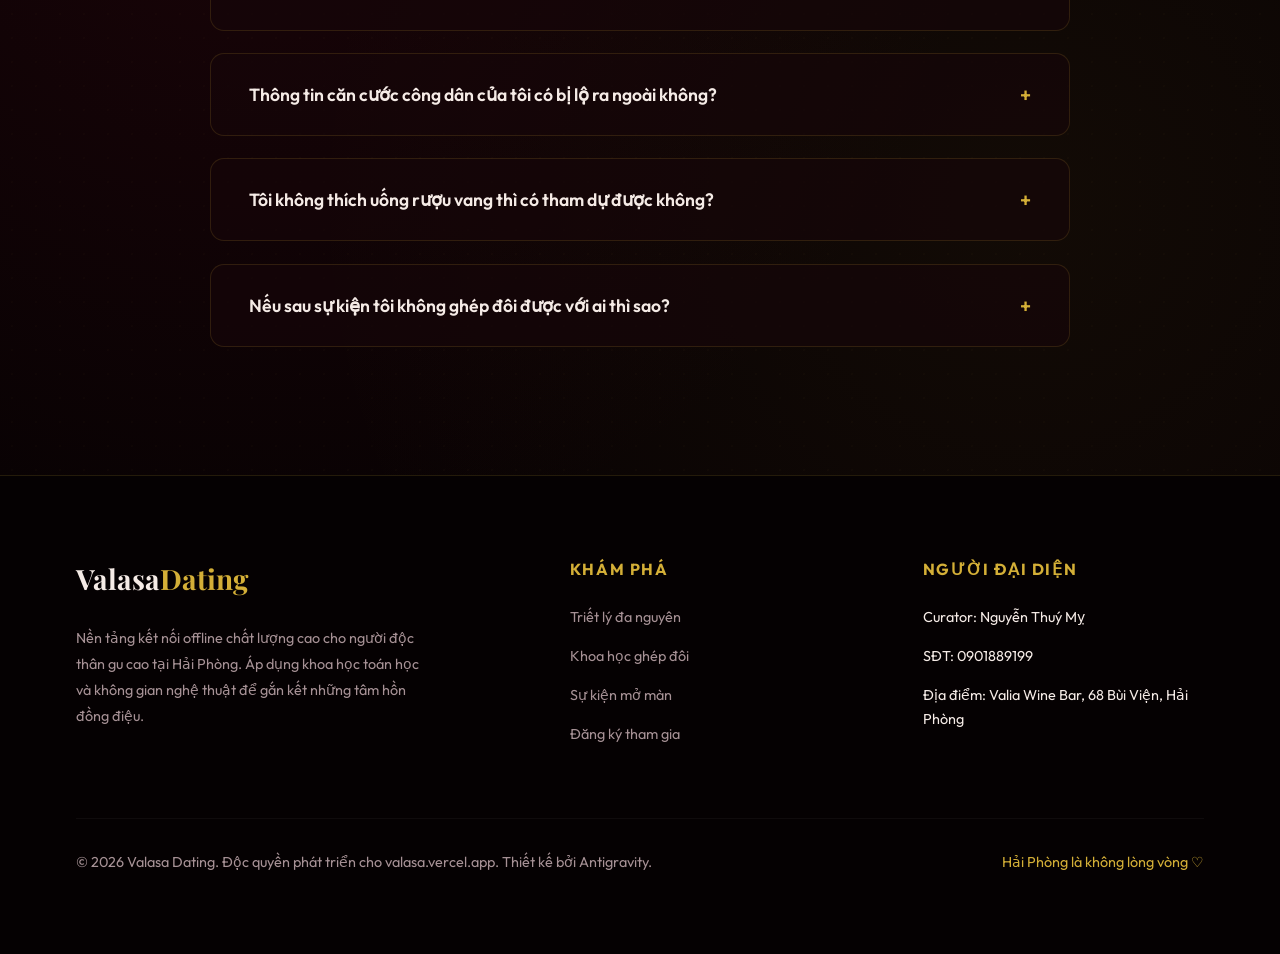
<file: blog.html>
﻿<!DOCTYPE html>
<html lang="vi">
<head>
    <meta charset="UTF-8">
    <meta http-equiv="refresh" content="0; url=/#science">
    <title>Valasa Dating — Đang chuyển hướng...</title>
    <script>window.location.replace("/#science");</script>
</head>
<body>
    <p>Đang chuyển hướng đến Valasa Dating. Nếu không tự động chuyển hướng, vui lòng bấm <a href="/#science">vào đây</a>.</p>
</body>
</html>
</file>
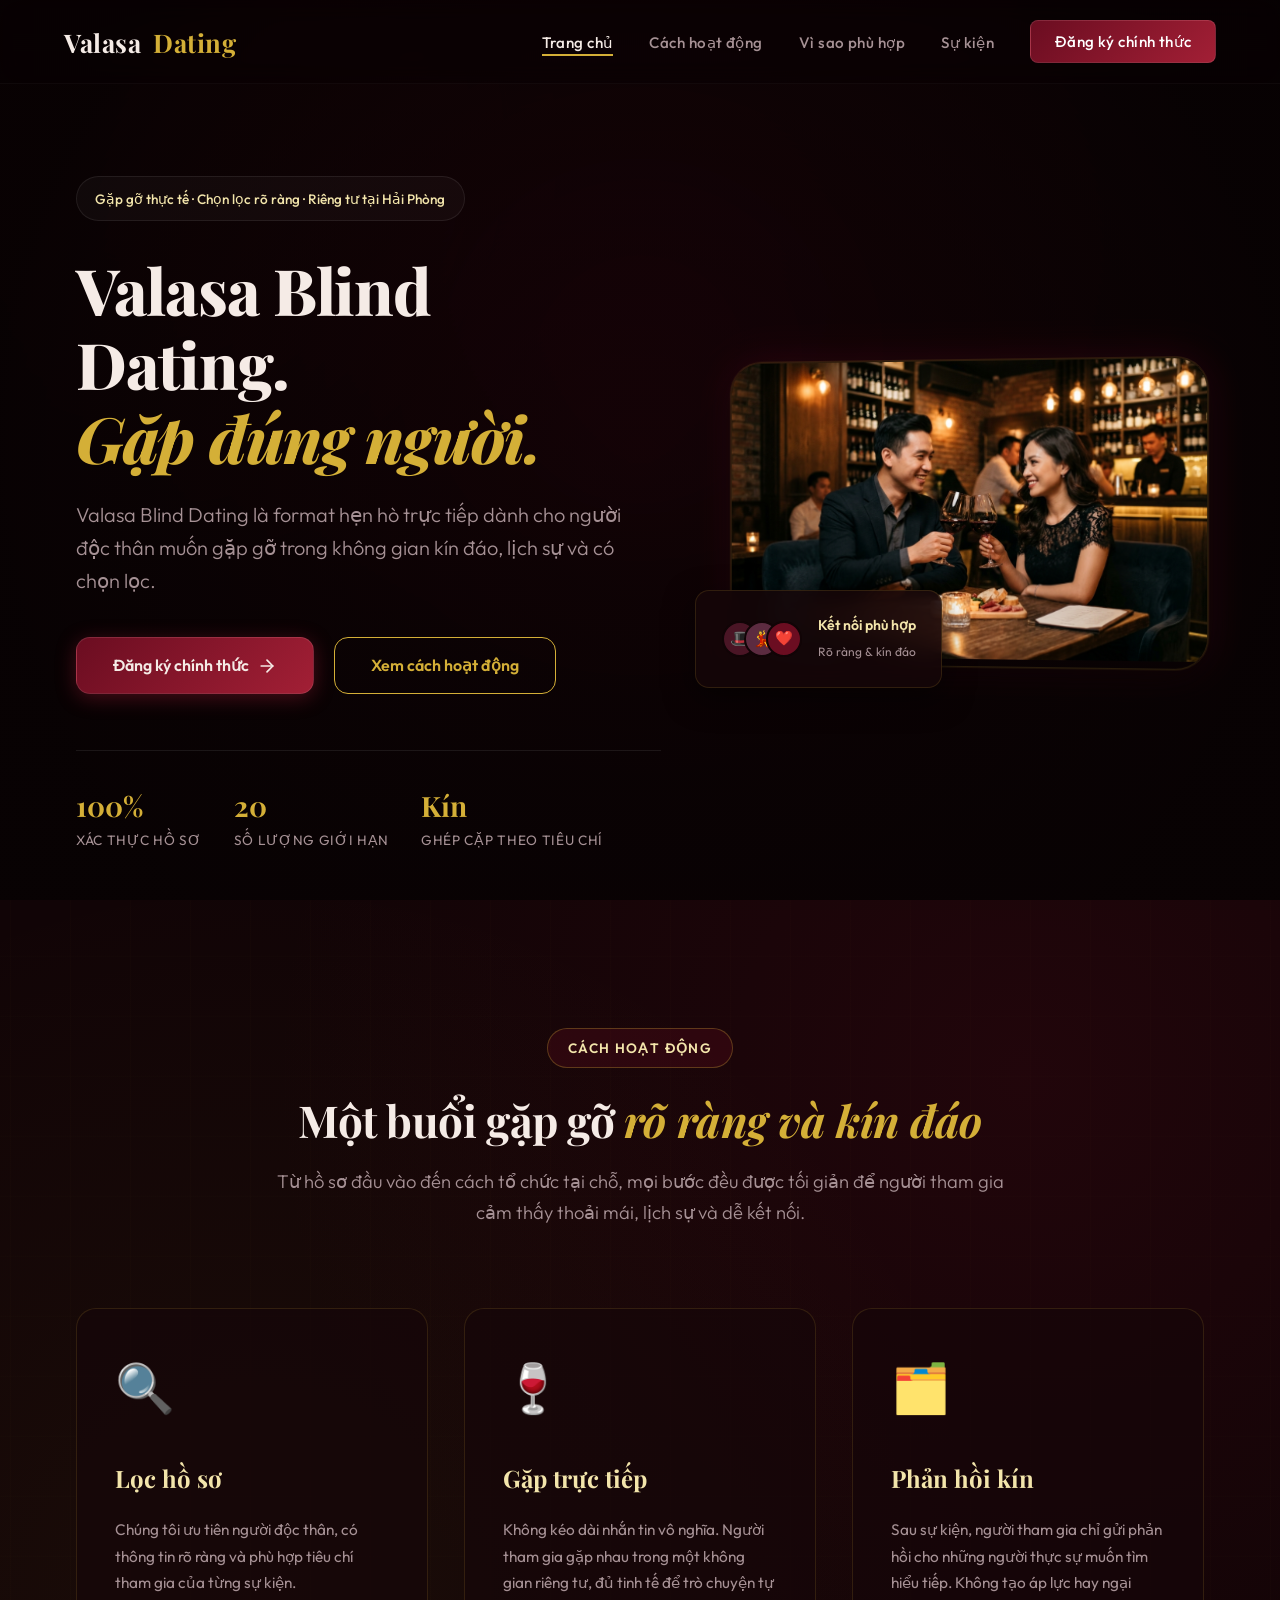
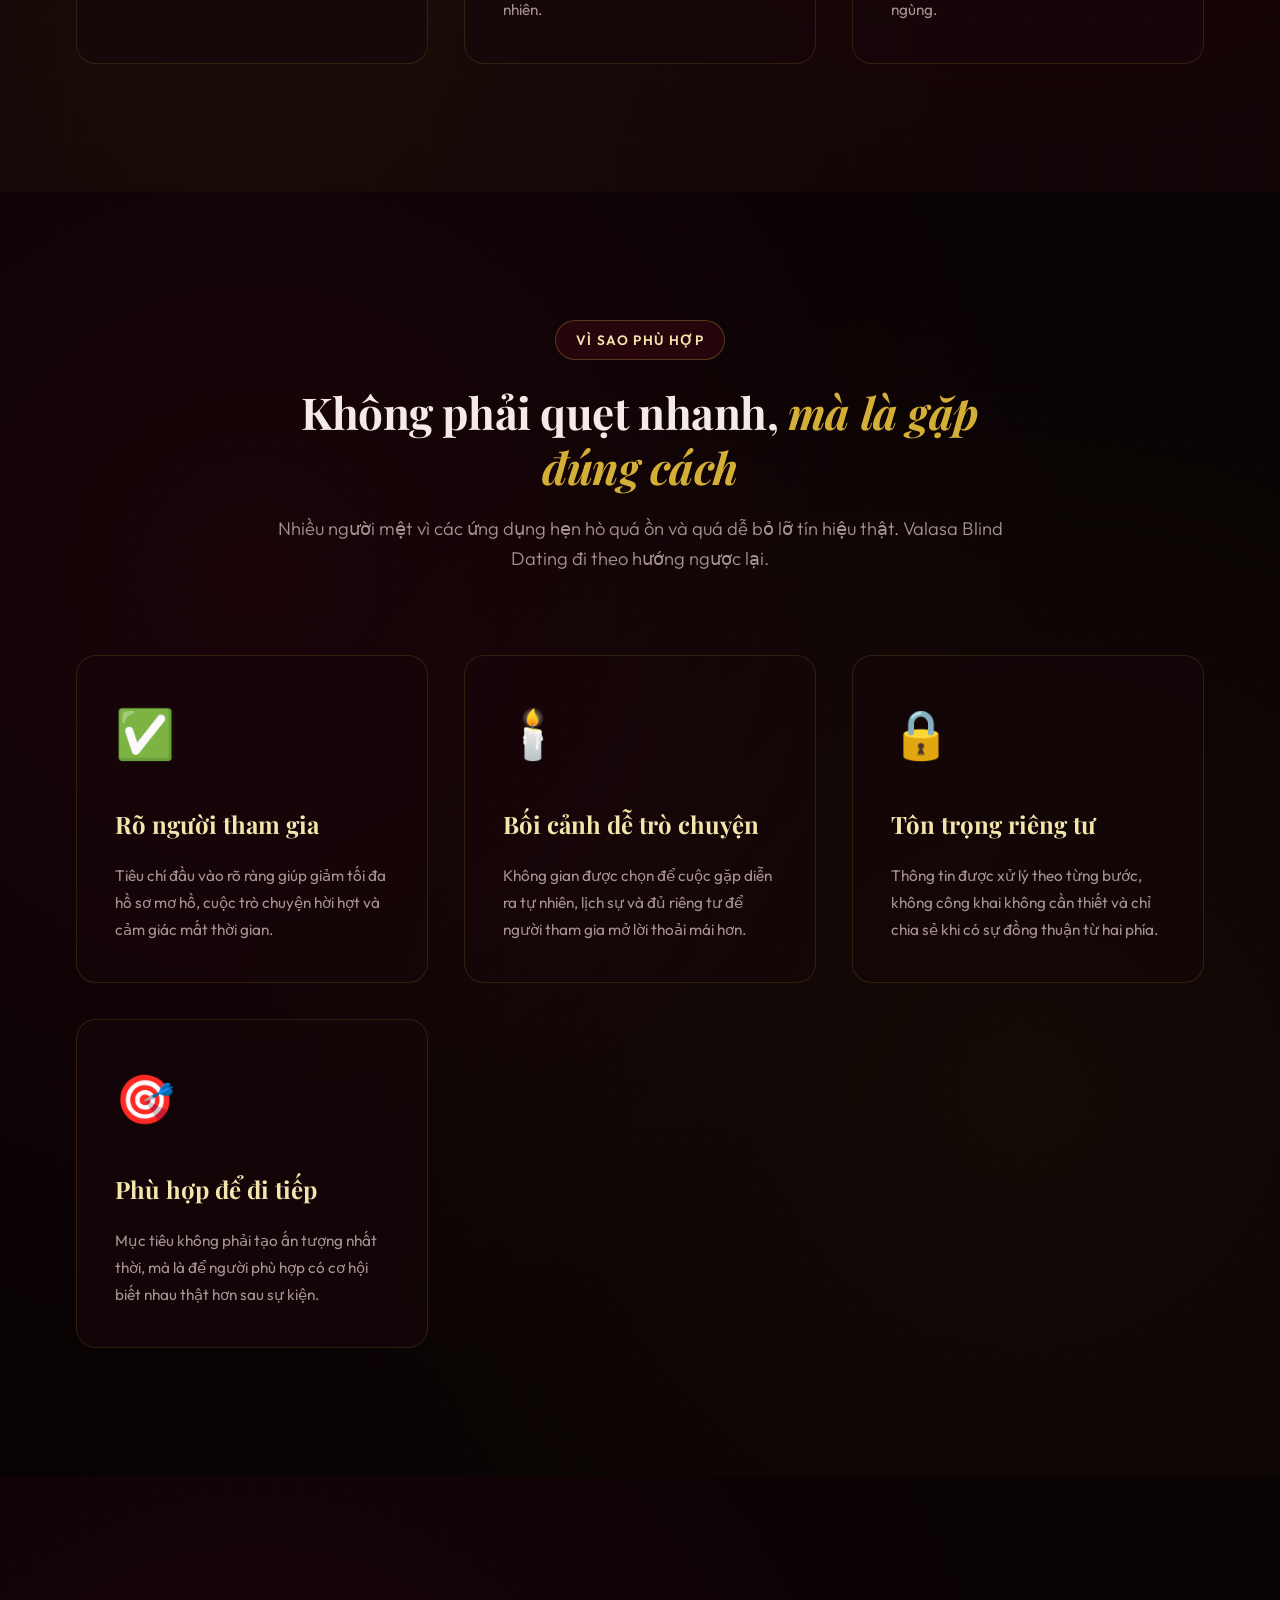
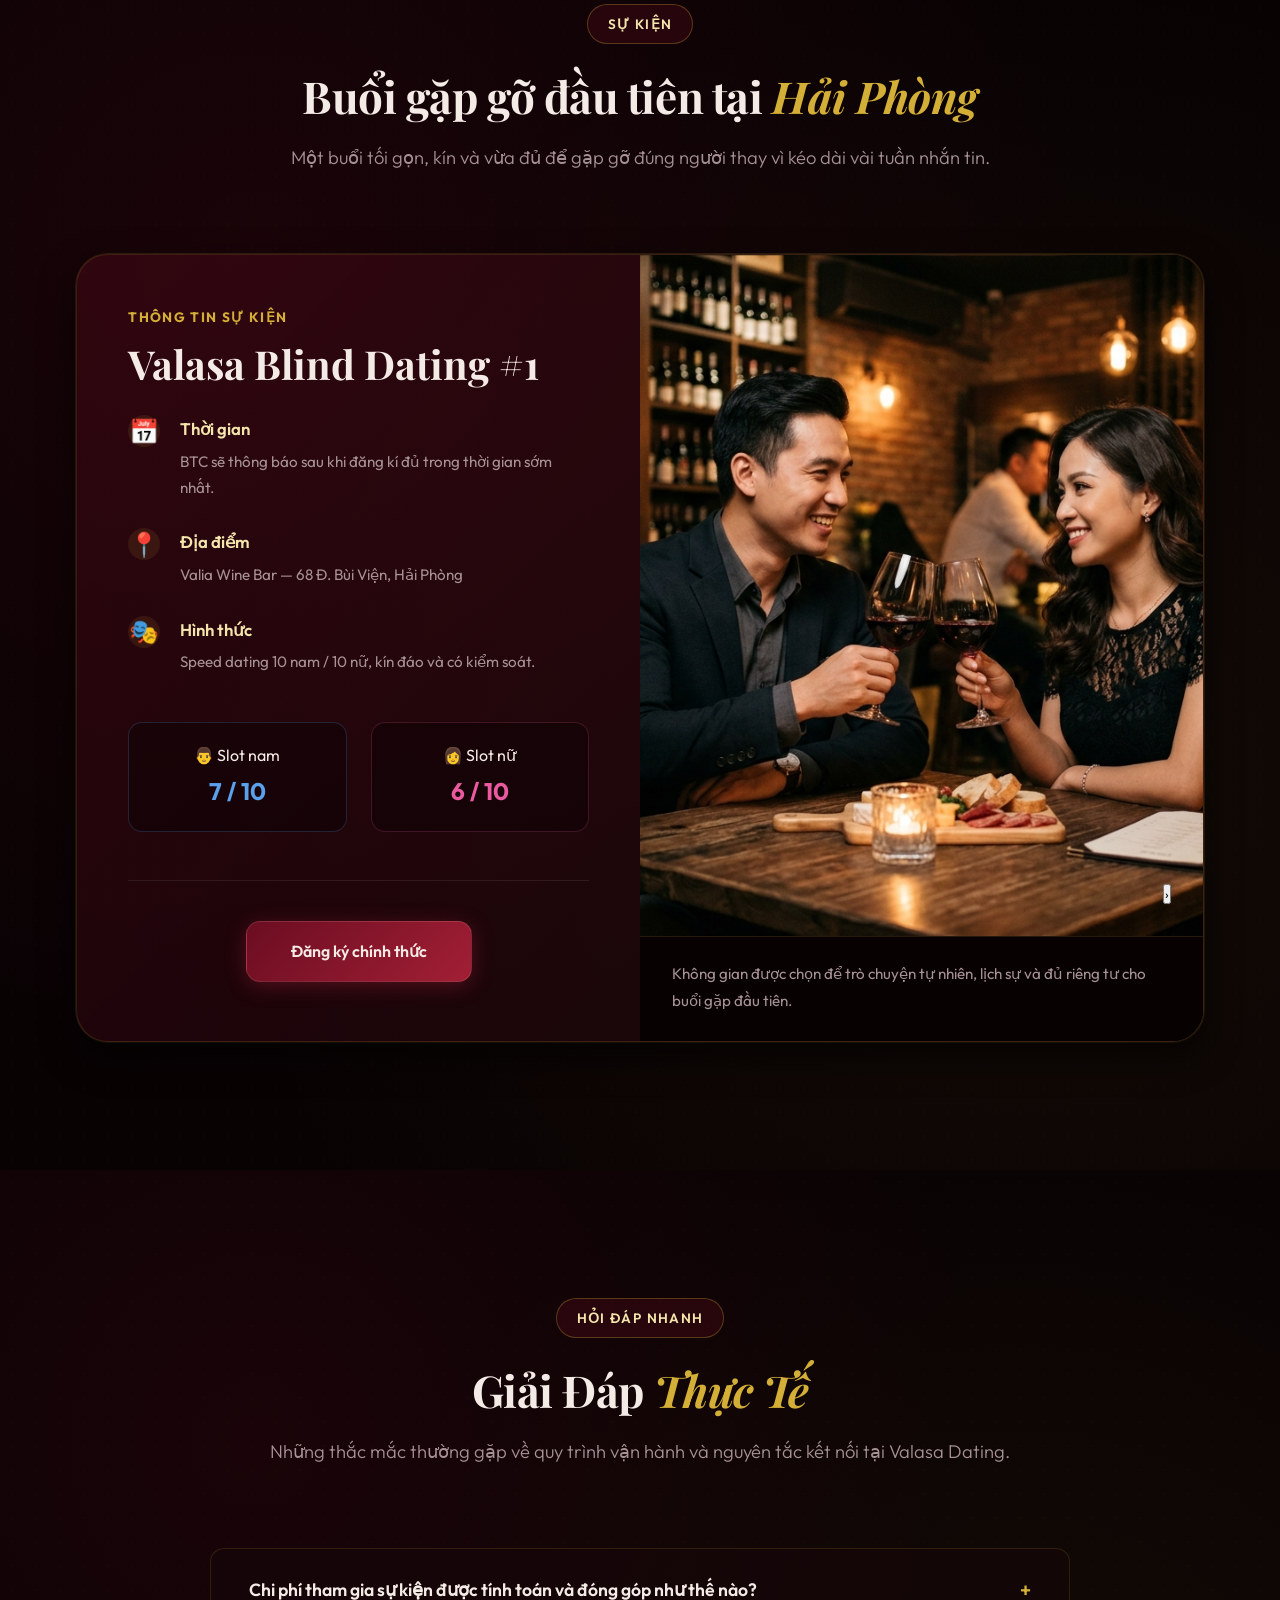
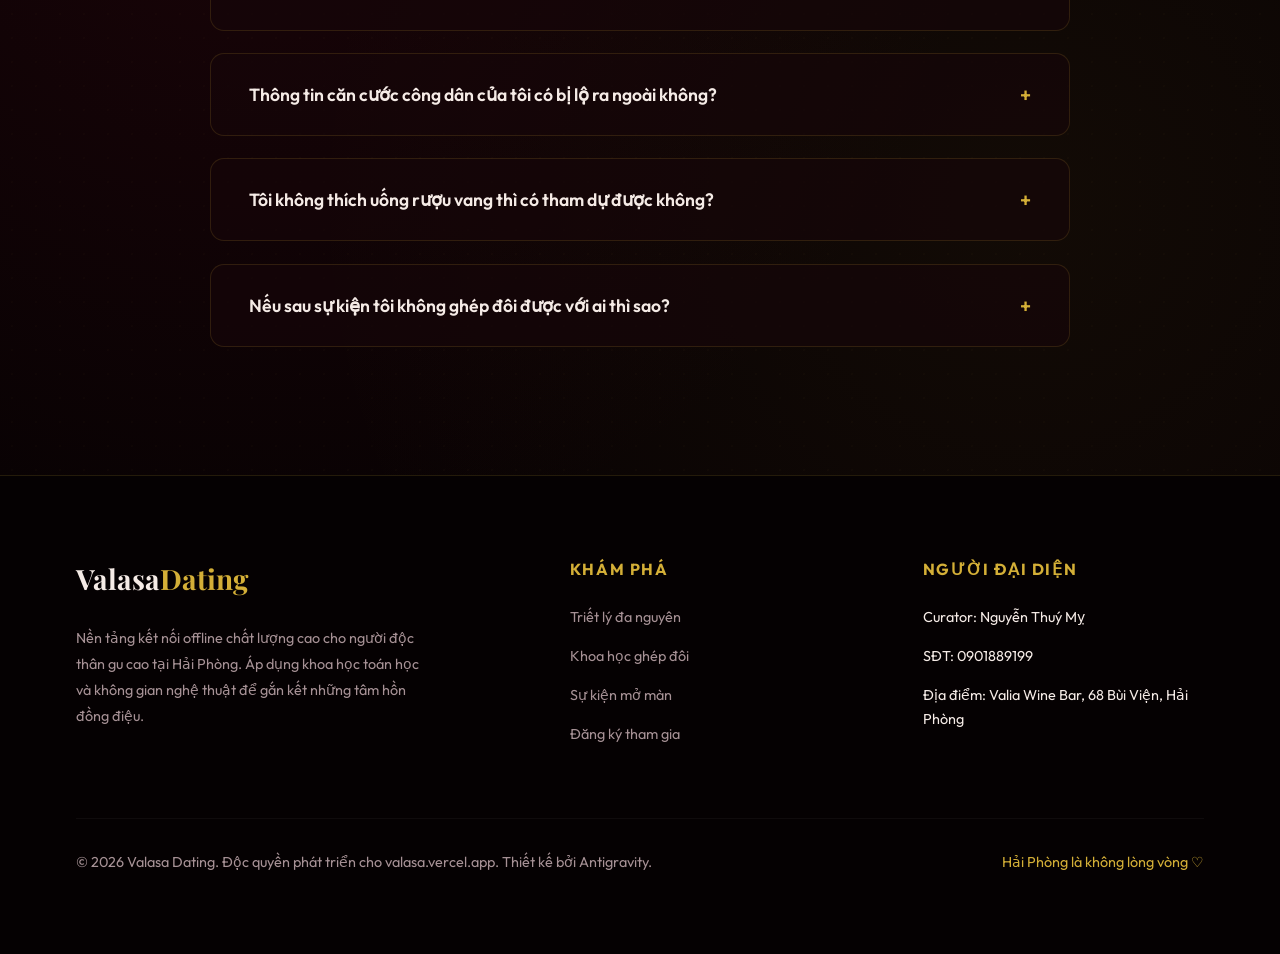
<file: events.html>
﻿<!DOCTYPE html>
<html lang="vi">
<head>
    <meta charset="UTF-8">
    <meta http-equiv="refresh" content="0; url=/#events">
    <title>Valasa Dating — Đang chuyển hướng...</title>
    <script>window.location.replace("/#events");</script>
</head>
<body>
    <p>Đang chuyển hướng đến Valasa Dating. Nếu không tự động chuyển hướng, vui lòng bấm <a href="/#events">vào đây</a>.</p>
</body>
</html>
</file>
<file: static/css/style.css>
/* 
=========================================
 VALASA DATING — LUXURY DESIGN SYSTEM
 Target: Singles in Hải Phòng
 Aesthetics: Intimate, upscale wine-bar vibes (Bordeaux Burgundy, Warm Gold, Amber)
=========================================
*/

@import url('https://fonts.googleapis.com/css2?family=Outfit:wght@300;400;500;600;700;800&family=Playfair+Display:ital,wght@0,400;0,500;0,600;0,700;0,800;1,400&display=swap');

:root {
    --bg-dark: #080203;
    --bg-deep: #110406;
    --bg-card: rgba(22, 6, 9, 0.7);
    --border-gold: rgba(212, 175, 55, 0.15);
    --border-gold-hover: rgba(212, 175, 55, 0.4);
    
    --text-light: #F5EBE6;
    --text-muted: #A69195;
    
    --gold: #D4AF37;
    --gold-light: #F3E5AB;
    --wine: #6B0D21;
    --wine-bright: #A21F35;
    --rose: #E30B5C;
    --glow-burgundy: rgba(107, 13, 33, 0.35);
    --glow-gold: rgba(212, 175, 55, 0.15);
    
    --font-sans: 'Outfit', -apple-system, BlinkMacSystemFont, sans-serif;
    --font-serif: 'Playfair Display', Georgia, serif;
    
    --r-sm: 8px;
    --r-md: 14px;
    --r-lg: 20px;
    --r-xl: 32px;
    --t-base: 0.35s cubic-bezier(0.25, 0.8, 0.25, 1);
    --shadow-premium: 0 15px 35px rgba(0, 0, 0, 0.6), 0 0 0 1px var(--border-gold);
    --shadow-glow: 0 0 30px var(--glow-burgundy);
    --panel-pad: clamp(2rem, 4vw, 4.75rem);
    --card-pad-y: clamp(2rem, 3vw, 3.5rem);
    --card-pad-x: clamp(1.6rem, 3vw, 3rem);
}

/* Reset & Scrollbar */
*, *::before, *::after { box-sizing: border-box; margin: 0; padding: 0; }
html { scroll-behavior: smooth; -webkit-font-smoothing: antialiased; }
body { 
    font-family: var(--font-sans); 
    background-color: var(--bg-dark); 
    color: var(--text-light); 
    line-height: 1.65; 
    font-size: 16px; 
    overflow-x: hidden; 
}
a { text-decoration: none; color: inherit; transition: var(--t-base); }
button, input, select, textarea { font-family: inherit; }

::-webkit-scrollbar { width: 8px; }
::-webkit-scrollbar-track { background: var(--bg-dark); }
::-webkit-scrollbar-thumb { background: var(--wine); border-radius: 4px; }
::-webkit-scrollbar-thumb:hover { background: var(--wine-bright); }

/* Global Utilities */
.container { max-width: 1200px; margin: 0 auto; padding: 0 clamp(1.35rem, 3vw, 2.25rem); }
.section {
    padding: 8rem 0;
    position: relative;
    background-image: radial-gradient(circle at 20% 30%, rgba(107, 13, 33, 0.18) 0%, transparent 60%),
                      radial-gradient(circle at 80% 70%, rgba(212, 175, 55, 0.05) 0%, transparent 60%),
                      radial-gradient(rgba(212, 175, 55, 0.02) 1px, transparent 1px);
    background-size: 100% 100%, 100% 100%, 24px 24px;
}
.section-alt {
    background-color: var(--bg-deep);
    background-image: radial-gradient(circle at 80% 20%, rgba(107, 13, 33, 0.18) 0%, transparent 60%),
                      radial-gradient(circle at 20% 80%, rgba(212, 175, 55, 0.05) 0%, transparent 60%),
                      linear-gradient(rgba(212, 175, 55, 0.012) 1px, transparent 1px),
                      linear-gradient(90deg, rgba(212, 175, 55, 0.012) 1px, transparent 1px);
    background-size: 100% 100%, 100% 100%, 60px 60px, 60px 60px;
    background-position: center;
}
.text-center { text-align: center; }
.highlight { color: var(--gold); font-family: var(--font-serif); font-style: italic; }

/* Section Header */
.section-header { text-align: center; max-width: 780px; margin: 0 auto 5rem; padding: 0 0.5rem; }
.section-badge {
    display: inline-block;
    padding: 0.5rem 1.25rem;
    border-radius: 100px;
    background: rgba(107, 13, 33, 0.25);
    border: 1px solid rgba(212, 175, 55, 0.3);
    color: var(--gold-light);
    font-size: 0.85rem;
    font-weight: 600;
    letter-spacing: 0.1em;
    text-transform: uppercase;
    margin-bottom: 1.5rem;
}
.section-title {
    font-family: var(--font-serif);
    font-size: 2.75rem;
    font-weight: 700;
    line-height: 1.25;
    margin-bottom: 1.25rem;
    letter-spacing: -0.01em;
}
.section-subtitle {
    color: var(--text-muted);
    font-size: 1.15rem;
    font-weight: 300;
}

/* Scroll Animation */
.animate-on-scroll { opacity: 0; transform: translateY(30px); transition: opacity 0.8s cubic-bezier(0.215, 0.61, 0.355, 1), transform 0.8s cubic-bezier(0.215, 0.61, 0.355, 1); }
.animate-on-scroll.visible { opacity: 1; transform: translateY(0); }

/* Buttons */
.btn {
    display: inline-flex;
    align-items: center;
    justify-content: center;
    padding: 0.9rem 2.25rem;
    border-radius: var(--r-md);
    font-weight: 600;
    font-size: 1rem;
    cursor: pointer;
    transition: var(--t-base);
    border: none;
    gap: 0.5rem;
}
.btn-primary {
    background: linear-gradient(135deg, var(--wine) 0%, var(--wine-bright) 100%);
    color: var(--text-light);
    box-shadow: 0 4px 20px rgba(162, 31, 53, 0.4);
    border: 1px solid rgba(255, 255, 255, 0.1);
}
.btn-primary:hover {
    transform: translateY(-2px);
    box-shadow: 0 6px 25px rgba(162, 31, 53, 0.6), 0 0 12px var(--gold);
    color: #fff;
}
.btn-secondary {
    background: transparent;
    color: var(--gold);
    border: 1px solid var(--gold);
}
.btn-secondary:hover {
    background: rgba(212, 175, 55, 0.1);
    transform: translateY(-2px);
}
.btn-sm { padding: 0.5rem 1.25rem; font-size: 0.9rem; border-radius: var(--r-sm); }
.btn-lg { padding: 1.2rem 3rem; font-size: 1.1rem; }

/* Navbar */
.navbar {
    position: fixed; top: 0; left: 0; right: 0; z-index: 1000;
    background: rgba(8, 2, 3, 0.4);
    backdrop-filter: blur(12px);
    -webkit-backdrop-filter: blur(12px);
    border-bottom: 1px solid rgba(255, 255, 255, 0.03);
    transition: var(--t-base);
}
.navbar.scrolled {
    background: rgba(8, 2, 3, 0.92);
    border-bottom: 1px solid var(--border-gold);
    box-shadow: 0 10px 30px rgba(0, 0, 0, 0.5);
}
.navbar-inner {
    display: flex; align-items: center; justify-content: space-between;
    max-width: 1200px; margin: 0 auto; padding: 1.25rem 1.5rem;
}
.logo {
    display: flex; align-items: center; gap: 0.75rem;
    font-family: var(--font-serif);
    font-size: 1.6rem;
    font-weight: 700;
    letter-spacing: 0.02em;
    color: var(--text-light);
}
.logo span { color: var(--gold); }
.nav-links { display: flex; list-style: none; gap: 2.25rem; align-items: center; }
.nav-links a {
    color: var(--text-muted);
    font-weight: 500;
    font-size: 0.95rem;
    letter-spacing: 0.03em;
    position: relative;
    padding: 0.25rem 0;
}
.nav-links a::after {
    content: '';
    position: absolute; bottom: 0; left: 0; width: 0; height: 1.5px;
    background-color: var(--gold);
    transition: var(--t-base);
}
.nav-links a:hover, .nav-links a.active { color: var(--text-light); }
.nav-links a:hover::after, .nav-links a.active::after { width: 100%; }
.nav-links a.nav-cta {
    color: #fff;
    padding: 0.75rem 1.45rem;
    line-height: 1.15;
    min-height: 42px;
    display: inline-flex;
    align-items: center;
    justify-content: center;
    box-shadow: none;
}
.nav-links a.nav-cta::after { display: none; }
.nav-links a.nav-cta:hover { color: #fff; }

.hamburger {
    display: none; background: none; border: none; cursor: pointer;
    flex-direction: column; gap: 6px; width: 24px;
}
.hamburger span { display: block; width: 100%; height: 2px; background-color: var(--text-light); transition: var(--t-base); }

/* Hero Section */
.hero-wow {
    min-height: 100vh;
    display: flex;
    align-items: center;
    position: relative;
    padding-top: 8rem;
    overflow: hidden;
}
.hero-wow-bg {
    position: absolute; top: 0; left: 0; width: 100%; height: 100%; z-index: 1; pointer-events: none;
}
.video-background-container {
    position: absolute;
    top: 0;
    left: 0;
    width: 100%;
    height: 100%;
    overflow: hidden;
    z-index: 1;
}
.video-background-container iframe {
    width: 100vw;
    height: 56.25vw;
    min-height: 100vh;
    min-width: 177.77vh;
    position: absolute;
    top: 50%;
    left: 50%;
    transform: translate(-50%, -50%);
    opacity: 0.45; /* Soft opacity so it doesn't distract from text */
}
.video-background-overlay {
    position: absolute;
    top: 0;
    left: 0;
    width: 100%;
    height: 100%;
    background: linear-gradient(180deg, rgba(8, 2, 3, 0.45) 0%, rgba(8, 2, 3, 0.9) 100%),
                radial-gradient(circle at center, rgba(107, 13, 33, 0.3) 0%, rgba(8, 2, 3, 0.85) 85%);
    z-index: 2;
}
.orb {
    position: absolute; border-radius: 50%; filter: blur(120px); opacity: 0.35;
}
.orb-1 { width: 500px; height: 500px; background: var(--wine); top: -100px; left: -100px; animation: floatOrb 15s infinite alternate; }
.orb-2 { width: 600px; height: 600px; background: rgba(212, 175, 55, 0.15); bottom: -150px; right: -100px; animation: floatOrb 20s infinite alternate-reverse; }
.orb-3 { width: 300px; height: 300px; background: var(--rose); top: 40%; left: 50%; transform: translate(-50%, -50%); opacity: 0.15; }

@keyframes floatOrb {
    0% { transform: translateY(0) scale(1); }
    100% { transform: translateY(50px) scale(1.15); }
}

.hero-wow-container {
    position: relative; z-index: 2;
    display: grid; grid-template-columns: 1.1fr 0.9fr; gap: 4rem; align-items: center;
}
.hero-wow-badge-top {
    display: inline-flex; align-items: center; gap: 0.5rem;
    padding: 0.65rem 1.15rem; border-radius: 100px;
    background: rgba(255, 255, 255, 0.03);
    border: 1px solid rgba(255, 255, 255, 0.08);
    font-size: 0.85rem; font-weight: 500; color: var(--gold-light);
    margin-bottom: 2rem;
}
.hero-wow-title {
    font-family: var(--font-serif);
    font-size: 4rem;
    line-height: 1.15;
    font-weight: 800;
    margin-bottom: 1.5rem;
    letter-spacing: -0.02em;
}
.hero-wow-title span { display: block; }
.hero-wow-desc {
    color: var(--text-muted);
    font-size: 1.25rem;
    font-weight: 300;
    margin-bottom: 2.5rem;
    max-width: 580px;
}
.hero-wow-actions { display: flex; gap: 1.25rem; margin-bottom: 3.5rem; }
.hero-wow-metrics { display: flex; gap: 2rem; border-top: 1px solid rgba(255, 255, 255, 0.08); padding-top: 2rem; }
.metric-item { display: flex; flex-direction: column; }
.metric-num { font-size: 1.75rem; font-weight: 700; color: var(--gold); font-family: var(--font-serif); }
.metric-label { font-size: 0.85rem; color: var(--text-muted); text-transform: uppercase; letter-spacing: 0.05em; }

.hero-wow-visual { position: relative; }
.visual-card-main {
    border-radius: var(--r-xl);
    overflow: hidden;
    box-shadow: var(--shadow-premium), 0 0 40px var(--glow-burgundy);
    border: 1px solid var(--border-gold);
    transform: perspective(1000px) rotateY(-5deg);
    transition: var(--t-base);
}
.visual-card-main img { width: 100%; height: auto; object-fit: cover; aspect-ratio: 16/10; transition: transform 0.5s ease; }
.hero-wow-visual:hover .visual-card-main {
    transform: perspective(1000px) rotateY(0deg) translateY(-5px);
    box-shadow: var(--shadow-premium), 0 0 60px rgba(162, 31, 53, 0.5);
}
.hero-wow-visual:hover img { transform: scale(1.03); }

.visual-card-floating {
    position: absolute; bottom: -20px; left: -30px;
    background: rgba(22, 6, 9, 0.85);
    backdrop-filter: blur(12px);
    -webkit-backdrop-filter: blur(12px);
    border: 1px solid var(--border-gold);
    padding: 1.45rem 1.6rem; border-radius: var(--r-md);
    display: flex; align-items: center; gap: 1rem;
    box-shadow: 0 10px 30px rgba(0,0,0,0.5);
    animation: floatIcon 6s ease-in-out infinite;
}
@keyframes floatIcon { 0%, 100% { transform: translateY(0); } 50% { transform: translateY(-10px); } }

.floating-avatar-group { display: flex; position: relative; width: 80px; height: 36px; }
.f-avatar {
    width: 36px; height: 36px; border-radius: 50%; border: 2px solid var(--bg-deep); object-fit: cover;
    position: absolute; top: 0;
}
.av-1 { left: 0; z-index: 1; }
.av-2 { left: 22px; z-index: 2; }
.av-match { 
    left: 44px; z-index: 3; background: var(--wine); color: white; 
    display: flex; align-items: center; justify-content: center; font-size: 0.9rem;
}

/* Pluralistic Section */
.plural-grid { display: grid; grid-template-columns: repeat(3, 1fr); gap: 2.25rem; }
.plural-card {
    background: var(--bg-card);
    border: 1px solid var(--border-gold);
    border-radius: var(--r-lg);
    padding: var(--card-pad-y) var(--card-pad-x);
    transition: var(--t-base);
    position: relative;
    overflow: hidden;
}
.plural-card::before {
    content: ''; position: absolute; top: 0; left: 0; width: 100%; height: 4px;
    background: linear-gradient(90deg, transparent, var(--gold), transparent);
    opacity: 0; transition: var(--t-base);
}
.plural-card:hover {
    transform: translateY(-5px);
    border-color: var(--border-gold-hover);
    box-shadow: var(--shadow-premium);
}
.plural-card:hover::before { opacity: 1; }
.plural-icon { font-size: 3rem; margin-bottom: 2rem; display: inline-block; }
.plural-card h3 { font-family: var(--font-serif); font-size: 1.5rem; margin-bottom: 1.15rem; color: var(--gold-light); }
.plural-card p { color: var(--text-muted); font-size: 0.96rem; line-height: 1.75; }

/* Systems Thinking Section */
.systems-showcase { display: grid; grid-template-columns: 1fr 1fr; gap: 3rem; margin-top: 3rem; }
.sys-side {
    border-radius: var(--r-lg); padding: var(--card-pad-y) var(--card-pad-x); position: relative;
    border: 1px solid rgba(255, 255, 255, 0.05);
}
.sys-side-broken {
    background: rgba(255, 255, 255, 0.01);
    box-shadow: inset 0 0 40px rgba(0, 0, 0, 0.8);
}
.sys-side-optimal {
    background: linear-gradient(180deg, rgba(107, 13, 33, 0.15) 0%, rgba(22, 6, 9, 0.5) 100%);
    border-color: var(--border-gold);
    box-shadow: 0 0 40px rgba(107, 13, 33, 0.2);
}
.sys-side-title {
    font-family: var(--font-serif); font-size: 1.8rem; margin-bottom: 2rem; display: flex; align-items: center; gap: 0.75rem;
}
.sys-side-broken .sys-side-title { color: #E57373; }
.sys-side-optimal .sys-side-title { color: var(--gold-light); }

.sys-steps { display: flex; flex-direction: column; gap: 1.5rem; }
.sys-step { display: flex; gap: 1.25rem; align-items: flex-start; }
.sys-step-num {
    width: 28px; height: 28px; border-radius: 50%; display: flex; align-items: center; justify-content: center;
    font-size: 0.85rem; font-weight: 700; flex-shrink: 0; margin-top: 3px;
}
.sys-side-broken .sys-step-num { background: rgba(229, 115, 115, 0.15); color: #E57373; border: 1px solid rgba(229, 115, 115, 0.3); }
.sys-side-optimal .sys-step-num { background: rgba(212, 175, 55, 0.15); color: var(--gold); border: 1px solid var(--border-gold); }

.sys-step-detail h4 { font-size: 1.05rem; margin-bottom: 0.35rem; color: var(--text-light); }
.sys-step-detail p { color: var(--text-muted); font-size: 0.9rem; }
.sys-side-broken .sys-step-detail h4 { color: rgba(245, 235, 230, 0.9); }
.sys-side-optimal .sys-step-detail h4 { color: var(--text-light); }

/* Game Theory Section */
.game-theory-intro {
    background: rgba(22, 6, 9, 0.4);
    border: 1px solid var(--border-gold);
    border-radius: var(--r-lg);
    padding: var(--card-pad-y) var(--card-pad-x); margin-bottom: 3.5rem; text-align: center;
    max-width: 900px; margin-left: auto; margin-right: auto;
}
.game-grid { display: grid; grid-template-columns: repeat(3, 1fr); gap: 2rem; }
.game-card {
    background: var(--bg-card);
    border: 1px solid var(--border-gold);
    border-radius: var(--r-lg);
    padding: var(--card-pad-y) var(--card-pad-x);
    transition: var(--t-base);
}
.game-card:hover {
    transform: translateY(-5px);
    border-color: var(--border-gold-hover);
    box-shadow: var(--shadow-premium), 0 0 25px rgba(212, 175, 55, 0.05);
}
.game-tag {
    font-size: 0.75rem; text-transform: uppercase; letter-spacing: 0.1em; color: var(--gold); font-weight: 700;
    margin-bottom: 1rem; display: block;
}
.game-card h3 { font-family: var(--font-serif); font-size: 1.5rem; margin-bottom: 1.25rem; color: var(--text-light); }
.game-block { margin-bottom: 1.5rem; }
.game-block-title { font-size: 0.85rem; font-weight: 700; color: #E57373; text-transform: uppercase; margin-bottom: 0.5rem; }
.game-card:hover .game-block-title { filter: brightness(1.1); }
.game-block-sol .game-block-title { color: #81C784; }
.game-block p { font-size: 0.9rem; color: var(--text-muted); line-height: 1.5; }

/* Interactive Simulator */
.simulator-box {
    background: linear-gradient(145deg, #160609 0%, #0d0305 100%);
    border: 1px solid var(--border-gold);
    border-radius: var(--r-xl);
    padding: var(--panel-pad); margin-top: 5rem;
    box-shadow: var(--shadow-premium);
}
.sim-grid { display: grid; grid-template-columns: 1fr 1fr; gap: 3.5rem; align-items: start; }
.sim-visualizer {
    background: rgba(8, 2, 3, 0.6);
    border: 1px solid rgba(255, 255, 255, 0.03);
    border-radius: var(--r-lg);
    padding: clamp(1.5rem, 3vw, 2.5rem); min-height: 380px;
    display: flex; flex-direction: column; justify-content: space-between;
    position: relative; overflow: hidden;
}
.sim-nodes { display: flex; justify-content: space-between; margin: 2rem 0; position: relative; }
.sim-column { display: flex; flex-direction: column; gap: 2rem; z-index: 2; width: 45%; }
.sim-column-men { align-items: flex-start; }
.sim-column-women { align-items: flex-end; }
.sim-node {
    display: flex; align-items: center; gap: 0.75rem;
    background: rgba(22, 6, 9, 0.9);
    border: 1px solid rgba(255, 255, 255, 0.05);
    padding: 0.95rem 1.35rem; border-radius: var(--r-md);
    width: 100%; transition: var(--t-base);
    position: relative;
}
.sim-node.proposing { border-color: var(--rose); box-shadow: 0 0 15px rgba(227, 11, 92, 0.4); }
.sim-node.held { border-color: var(--gold); box-shadow: 0 0 15px rgba(212, 175, 55, 0.4); }
.sim-node.matched { border-color: #81C784; box-shadow: 0 0 15px rgba(129, 199, 132, 0.4); }

.node-avatar { font-size: 1.5rem; }
.node-info h5 { font-size: 1rem; font-weight: 600; color: var(--text-light); }
.node-info span { font-size: 0.75rem; color: var(--text-muted); display: block; margin-top: 2px; }

.sim-lines-svg {
    position: absolute; top: 0; left: 0; width: 100%; height: 100%; z-index: 1; pointer-events: none;
}
.sim-line {
    fill: none; stroke-linecap: round; stroke-dasharray: 6; stroke-width: 2.5;
    animation: dash 30s linear infinite; transition: var(--t-base);
}
.sim-line.proposing { stroke: var(--rose); opacity: 0.8; }
.sim-line.held { stroke: var(--gold); opacity: 0.8; }
.sim-line.matched { stroke: #81C784; stroke-dasharray: none; stroke-width: 3.5; opacity: 1; }

@keyframes dash { to { stroke-dashoffset: -1000; } }

.sim-controls { text-align: center; margin-top: 1.5rem; display: flex; gap: 1rem; justify-content: center; }
.sim-log {
    background: rgba(0, 0, 0, 0.4); border-radius: var(--r-sm);
    padding: 1.25rem 1.5rem; min-height: 80px; font-size: 0.9rem; color: var(--gold-light);
    display: flex; align-items: center; justify-content: center; text-align: center;
    border: 1px solid rgba(255, 255, 255, 0.02);
}

/* Event Highlight Section */
.event-showcase {
    background: linear-gradient(135deg, rgba(107, 13, 33, 0.3) 0%, rgba(22, 6, 9, 0.8) 100%);
    border: 1px solid var(--border-gold);
    border-radius: var(--r-xl);
    overflow: hidden;
    box-shadow: var(--shadow-premium);
    display: grid; grid-template-columns: 1fr 1fr;
}
.event-info-panel { padding: var(--panel-pad); display: flex; flex-direction: column; justify-content: center; }
.event-title { font-family: var(--font-serif); font-size: 2.5rem; line-height: 1.2; margin-bottom: 1.5rem; color: var(--text-light); }
.event-meta { display: flex; flex-direction: column; gap: 1.35rem; margin-bottom: 2.75rem; }
.meta-row { display: flex; align-items: flex-start; gap: 1.25rem; padding: 0.2rem 0; }
.meta-icon { font-size: 1.5rem; width: 32px; height: 32px; display: flex; align-items: center; justify-content: center; flex-shrink: 0; background: rgba(212, 175, 55, 0.1); border-radius: 50%; color: var(--gold); }
.meta-desc h4 { font-size: 1.05rem; font-weight: 600; color: var(--gold-light); }
.meta-desc p { color: var(--text-muted); font-size: 0.95rem; margin-top: 0.35rem; line-height: 1.7; }

.slots-bar { display: flex; gap: 1.5rem; margin-bottom: 2.75rem; }
.slot-badge-pv {
    flex: 1; border-radius: var(--r-md); padding: 1.2rem 1rem; text-align: center;
    border: 1px solid rgba(255, 255, 255, 0.05); background: rgba(8, 2, 3, 0.4);
}
.slot-badge-pv.male-badge { border-color: rgba(90, 160, 235, 0.2); }
.slot-badge-pv.female-badge { border-color: rgba(235, 90, 160, 0.2); }
.slot-count { font-size: 1.5rem; font-weight: 700; display: block; margin-top: 4px; }
.male-badge .slot-count { color: #5AA0EB; }
.female-badge .slot-count { color: #EB5AA0; }

.event-cta-row {
    border-top: 1px solid rgba(255, 255, 255, 0.08);
    padding: 2.25rem 0.25rem 0.25rem;
    margin-top: 0.25rem;
    display: flex;
    align-items: center;
    justify-content: center;
    flex-wrap: wrap;
    gap: 1.75rem;
}
.event-cta-row .btn {
    min-height: 52px;
    padding: 1rem 2.75rem;
    margin: 0.25rem 0;
    white-space: nowrap;
}
/* Valia Gallery & Info */
.event-media-panel { position: relative; overflow: hidden; background: #000; display: flex; flex-direction: column; }
.gallery-slider { flex: 1 1 auto; min-height: 0; position: relative; }
.gallery-slide {
    position: absolute; top:0; left:0; width:100%; height:100%; opacity:0; transition: opacity 0.8s ease;
    background-size: cover; background-position: center;
}
.gallery-slide.active { opacity: 1; }
.gallery-overlay {
    position: absolute; bottom: 0; left: 0; right: 0; padding: var(--card-pad-y) var(--card-pad-x);
    background: linear-gradient(to top, rgba(8, 2, 3, 0.95) 0%, rgba(8, 2, 3, 0.4) 70%, transparent 100%);
    color: var(--text-light);
}
.gallery-overlay h4 { font-family: var(--font-serif); font-size: 1.4rem; color: var(--gold-light); margin-bottom: 0.5rem; }
.gallery-overlay p { font-size: 0.9rem; color: var(--text-muted); }

.gallery-nav {
    position: absolute; right: 2rem; bottom: 2rem; display: flex; gap: 0.5rem; z-index: 10;
}
.gallery-dot {
    width: 8px; height: 8px; border-radius: 50%; background: rgba(255, 255, 255, 0.3); border: none; cursor: pointer; transition: var(--t-base);
}
.gallery-dot.active { background: var(--gold); width: 24px; border-radius: 4px; }

.gallery-caption {
    flex: 0 0 auto;
    background: rgba(8, 2, 3, 0.96);
    border-top: 1px solid var(--border-gold);
    color: var(--text-muted);
    font-size: 0.95rem;
    line-height: 1.75;
    padding: 1.5rem 2rem 1.65rem;
    min-height: 86px;
    display: flex;
    align-items: center;
}
.gallery-caption span {
    display: block;
    max-width: 100%;
}

/* Curator Card */
.curator-card {
    background: var(--bg-card);
    border: 1px solid var(--border-gold);
    border-radius: var(--r-lg);
    padding: var(--card-pad-y) var(--card-pad-x); margin-top: 4rem;
    display: flex; gap: 3rem; align-items: center;
}
.curator-img {
    width: 150px; height: 150px; border-radius: 50%; border: 2px solid var(--gold); object-fit: cover; flex-shrink: 0;
    box-shadow: 0 0 20px var(--glow-burgundy);
}
.curator-content h3 { font-family: var(--font-serif); font-size: 1.8rem; color: var(--text-light); margin-bottom: 0.25rem; }
.curator-title { font-size: 0.9rem; text-transform: uppercase; letter-spacing: 0.1em; color: var(--gold); font-weight: 700; margin-bottom: 1.25rem; display: block; }
.curator-bio { color: var(--text-muted); font-size: 1rem; line-height: 1.7; }
.curator-contact { display: inline-flex; align-items: center; gap: 0.5rem; margin-top: 1.5rem; color: var(--gold-light); font-weight: 600; }

/* Registration / Form */
.register-form-box {
    max-width: 700px; margin: 0 auto;
    background: linear-gradient(145deg, #160609 0%, #0d0305 100%);
    border: 1px solid var(--border-gold);
    border-radius: var(--r-xl);
    padding: var(--panel-pad);
    box-shadow: var(--shadow-premium);
}
.form-step-indicator {
    display: flex; justify-content: space-between; margin-bottom: 3.5rem; position: relative;
}
.form-step-indicator::before {
    content: ''; position: absolute; top: 15px; left: 0; right: 0; height: 2px;
    background: rgba(255, 255, 255, 0.05); z-index: 1;
}
.step-dot {
    width: 32px; height: 32px; border-radius: 50%; background: var(--bg-deep); border: 2px solid rgba(255, 255, 255, 0.1);
    display: flex; align-items: center; justify-content: center; font-size: 0.85rem; font-weight: 700; color: var(--text-muted);
    position: relative; z-index: 2; transition: var(--t-base);
}
.step-dot.active {
    border-color: var(--gold); background: var(--wine); color: var(--gold-light);
    box-shadow: 0 0 15px var(--glow-burgundy);
}
.step-dot.completed {
    border-color: #81C784; background: #2E5A36; color: #81C784;
}

.form-group { margin-bottom: 2rem; }
.form-group label { display: block; font-size: 0.95rem; font-weight: 500; color: var(--gold-light); margin-bottom: 0.75rem; }
.form-control {
    width: 100%; background: rgba(8, 2, 3, 0.6);
    border: 1px solid rgba(255, 255, 255, 0.08);
    border-radius: var(--r-md);
    padding: 1.1rem 1.35rem; color: var(--text-light); font-size: 1rem;
    transition: var(--t-base);
}
.form-control:focus {
    outline: none; border-color: var(--gold);
    box-shadow: 0 0 12px rgba(212, 175, 55, 0.15);
    background: rgba(8, 2, 3, 0.8);
}
.radio-tile-group { display: grid; grid-template-columns: repeat(2, 1fr); gap: 1.25rem; }
.radio-tile {
    background: rgba(8, 2, 3, 0.6);
    border: 1px solid rgba(255, 255, 255, 0.08);
    border-radius: var(--r-md);
    padding: 1.45rem; text-align: center; cursor: pointer; transition: var(--t-base);
    display: flex; flex-direction: column; align-items: center; gap: 0.5rem;
}
.radio-tile input { display: none; }
.radio-tile:hover { border-color: rgba(212, 175, 55, 0.3); background: rgba(8, 2, 3, 0.8); }
.radio-tile.selected { border-color: var(--gold); background: rgba(107, 13, 33, 0.15); box-shadow: 0 0 15px rgba(107, 13, 33, 0.2); }
.tile-icon { font-size: 1.75rem; }
.tile-label { font-size: 0.95rem; font-weight: 500; color: var(--text-light); }

.form-step { display: none; }
.form-step.active { display: block; animation: fadeIn 0.4s ease; }

.form-actions { display: flex; justify-content: space-between; margin-top: 3rem; }

/* Success Screen */
.success-screen { text-align: center; display: none; animation: scaleUp 0.5s var(--t-base); }
.success-screen.active { display: block; }
.success-icon { font-size: 4.5rem; margin-bottom: 2rem; color: #81C784; filter: drop-shadow(0 0 15px rgba(129, 199, 132, 0.4)); }
.success-screen h3 { font-family: var(--font-serif); font-size: 2.25rem; color: var(--gold-light); margin-bottom: 1rem; }
.success-screen p { color: var(--text-muted); font-size: 1.05rem; margin-bottom: 2rem; max-width: 500px; margin-left: auto; margin-right: auto; }

/* FAQs */
.faq-list { max-width: 860px; margin: 0 auto; display: flex; flex-direction: column; gap: 1.4rem; }
.faq-item {
    background: var(--bg-card);
    border: 1px solid var(--border-gold);
    border-radius: var(--r-md);
    overflow: hidden; transition: var(--t-base);
}
.faq-trigger {
    width: 100%; background: none; border: none; padding: 1.75rem 2.35rem; text-align: left;
    display: flex; justify-content: space-between; align-items: center; cursor: pointer;
    font-size: 1.1rem; font-weight: 600; color: var(--text-light); transition: var(--t-base);
}
.faq-trigger:hover { color: var(--gold-light); }
.faq-icon { font-size: 1.25rem; color: var(--gold); transition: transform 0.3s ease; }
.faq-content {
    max-height: 0; overflow: hidden; transition: max-height 0.35s ease, padding 0.35s ease;
    padding: 0 2.35rem; color: var(--text-muted); font-size: 0.95rem; line-height: 1.8;
}
.faq-item.active { border-color: var(--border-gold-hover); }
.faq-item.active .faq-icon { transform: rotate(45deg); }
.faq-item.active .faq-content { max-height: 320px; padding-bottom: 2rem; }

/* Footer */
.footer {
    border-top: 1px solid var(--border-gold);
    background-color: #050102;
    padding: 5rem 0;
    color: var(--text-muted);
    font-size: 0.9rem;
}
.footer-grid { display: grid; grid-template-columns: 1.5fr 1fr 1fr; gap: 4.5rem; margin-bottom: 4rem; }
.footer-logo { font-family: var(--font-serif); font-size: 1.75rem; color: var(--text-light); font-weight: 700; margin-bottom: 1.5rem; }
.footer-logo span { color: var(--gold); }
.footer-desc { line-height: 1.8; margin-bottom: 1.5rem; max-width: 360px; }
.footer-title { font-size: 1rem; text-transform: uppercase; letter-spacing: 0.1em; color: var(--gold); font-weight: 700; margin-bottom: 1.5rem; }
.footer-links { list-style: none; display: flex; flex-direction: column; gap: 0.95rem; }
.footer-links a:hover { color: var(--text-light); }
.footer-bottom { border-top: 1px solid rgba(255, 255, 255, 0.04); padding-top: 2rem; display: flex; justify-content: space-between; align-items: center; }

/* Toast */
.toast-container { position: fixed; bottom: 2rem; right: 2rem; z-index: 10000; display: flex; flex-direction: column; gap: 0.75rem; }
.toast {
    background: rgba(22, 6, 9, 0.95); border: 1px solid var(--border-gold);
    padding: 1rem 1.5rem; border-radius: var(--r-sm); color: var(--text-light);
    display: flex; align-items: center; gap: 0.75rem; box-shadow: 0 10px 30px rgba(0,0,0,0.5);
    opacity: 0; transform: translateX(100px); transition: all 0.3s cubic-bezier(0.68, -0.55, 0.265, 1.55);
}

/* Responsive */
@media (max-width: 1024px) {
    .hero-wow-container { grid-template-columns: 1fr; gap: 4rem; text-align: center; }
    .hero-wow-desc { margin-left: auto; margin-right: auto; }
    .hero-wow-actions { justify-content: center; }
    .hero-wow-metrics { justify-content: center; }
    .hero-wow-visual { max-width: 550px; margin: 0 auto; }
    .plural-grid { grid-template-columns: 1fr; }
    .systems-showcase { grid-template-columns: 1fr; }
    .game-grid { grid-template-columns: 1fr; }
    .sim-grid { grid-template-columns: 1fr; gap: 3rem; }
    .event-showcase { grid-template-columns: 1fr; }
    .event-info-panel { padding: 3.25rem 2.5rem; }
    .event-media-panel { height: 350px; }
}

@media (max-width: 768px) {
    :root {
        --panel-pad: 2rem;
        --card-pad-y: 2rem;
        --card-pad-x: 1.5rem;
    }
    .container { padding: 0 1.25rem; }
    .section { padding: 5rem 0; }
    .section-header { margin-bottom: 3.5rem; }
    .section-title { font-size: 2.2rem; }
    .hero-wow-title { font-size: 2.75rem; }
    .hero-wow-badge-top { border-radius: var(--r-md); padding: 0.8rem 1rem; }
    .hero-wow-actions { flex-direction: column; align-items: stretch; }
    .hero-wow-metrics { flex-direction: column; gap: 1.25rem; padding-top: 1.75rem; }
    .visual-card-floating { left: 1rem; right: 1rem; bottom: -1.25rem; padding: 1.25rem; }
    .nav-links {
        position: fixed; top: 70px; left: 0; right: 0; bottom: 0;
        background: rgba(8, 2, 3, 0.98); backdrop-filter: blur(20px);
        flex-direction: column; padding: 4rem 2rem; gap: 2rem;
        transform: translateY(-100%); opacity: 0; transition: var(--t-base);
        pointer-events: none;
    }
    .nav-links.open { transform: translateY(0); opacity: 1; pointer-events: all; }
    .hamburger { display: flex; }
    .hamburger.active span:nth-child(1) { transform: rotate(45deg) translate(6px, 6px); }
    .hamburger.active span:nth-child(2) { opacity: 0; }
    .hamburger.active span:nth-child(3) { transform: rotate(-45deg) translate(6px, -6px); }
    .plural-grid { gap: 1.5rem; }
    .plural-card,
    .game-card,
    .sys-side,
    .curator-card,
    .register-form-box,
    .simulator-box { padding: var(--card-pad-y) var(--card-pad-x); }
    .event-info-panel { padding: 2.25rem 1.5rem; }
    .slots-bar { flex-direction: column; gap: 1rem; }
    .event-cta-row { padding: 1.75rem 0.1rem 0.1rem; gap: 1.25rem; }
    .event-cta-row .btn { width: 100%; white-space: normal; text-align: center; }
    .gallery-caption { padding: 1.35rem 1.5rem 1.5rem; min-height: 108px; }
    .faq-trigger { padding: 1.4rem 1.35rem; gap: 1rem; }
    .faq-content { padding: 0 1.35rem; }
    .faq-item.active .faq-content { padding-bottom: 1.5rem; }
    .footer-grid { grid-template-columns: 1fr; gap: 2.5rem; }
    .footer-bottom { flex-direction: column; gap: 1rem; align-items: flex-start; }
    .curator-card { flex-direction: column; text-align: center; }
    .form-actions { flex-direction: column-reverse; gap: 1rem; }
    .form-actions .btn { width: 100%; }
}
</file>
